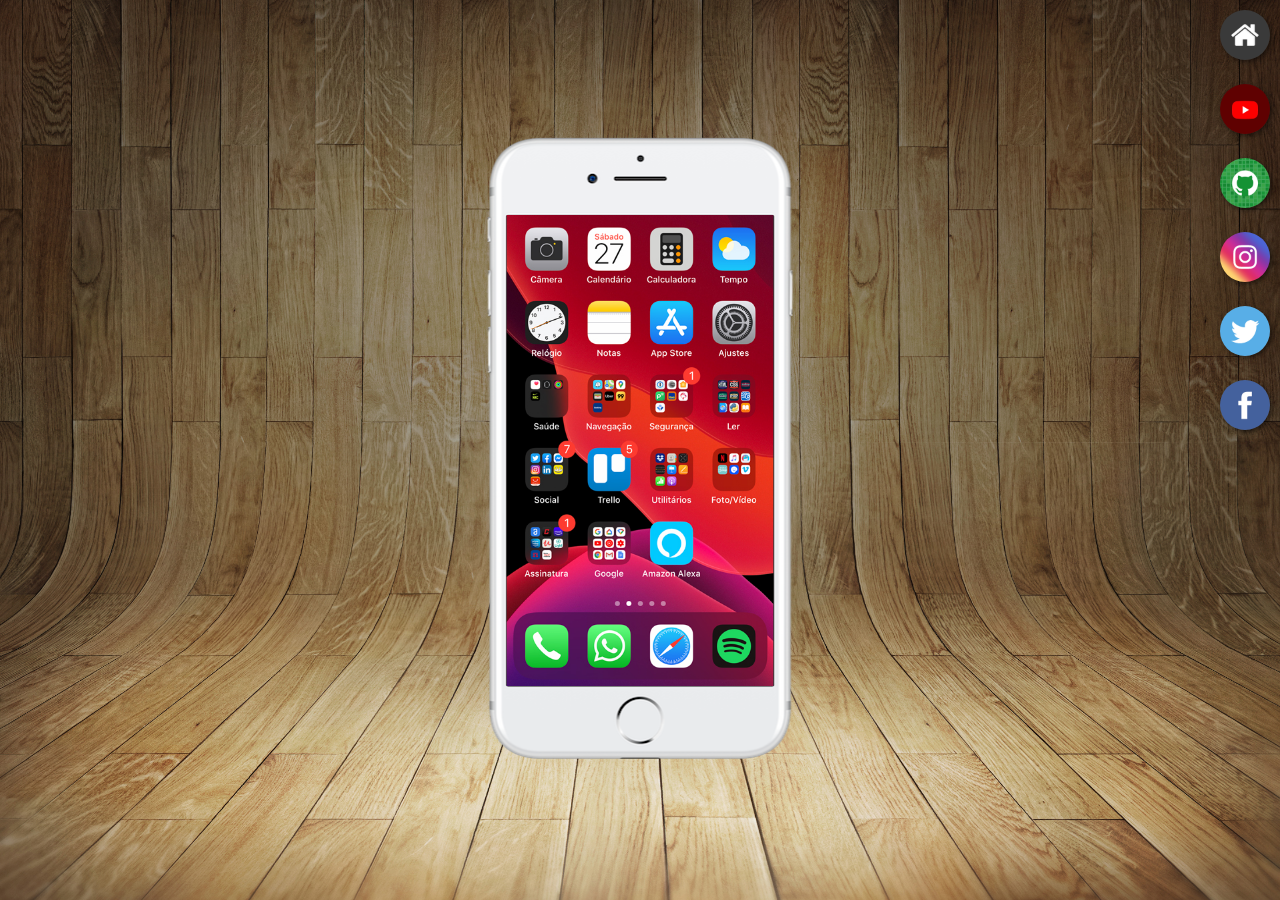
<file: index.html>
<!DOCTYPE html>
<html lang="pt-br">
<head>
    <meta charset="UTF-8">
    <meta name="viewport" content="width=device-width, initial-scale=1.0">
    <title>Projeto redes sociais</title>
    <link rel="shortcut icon" href="Logo-André-ICO.jpg" type="image/x-icon">
    <link rel="stylesheet" href="estilos/style.css">

</head>
<body>
     <main>
        <section id="telefone">
            <iframe src="home.html" name="tela" id="tela" frameborder="0">seu navegador não é compatível com o conteúdo desta página.</iframe>
        </section>
        <section id="redes-sociais">
                <a href="home.html" target="tela"><img src="imagens/logo-home.jpg" alt="home"></a> <br>
                <a href="youtube.html" target="tela"><img src="imagens/logo-youtube.jpg" alt="youtube"></a> <br>
                <a href="github.html" target="tela"><img src="imagens/logo-github.jpg" alt="instagram"></a> <br>
                <a href="instagram.html" target="tela"><img src="imagens/logo-instagram.jpg" alt="facebook"></a> <br>
                <a href="x.html" target="tela"><img src="imagens/logo-twitter.jpg" alt="twitter"></a> <br>
                <a href="facebook.html" target="tela"><img src="imagens/logo-facebook.jpg" alt="linkedin"></a>
        </section>
     </main>
</body>
</html>
</file>
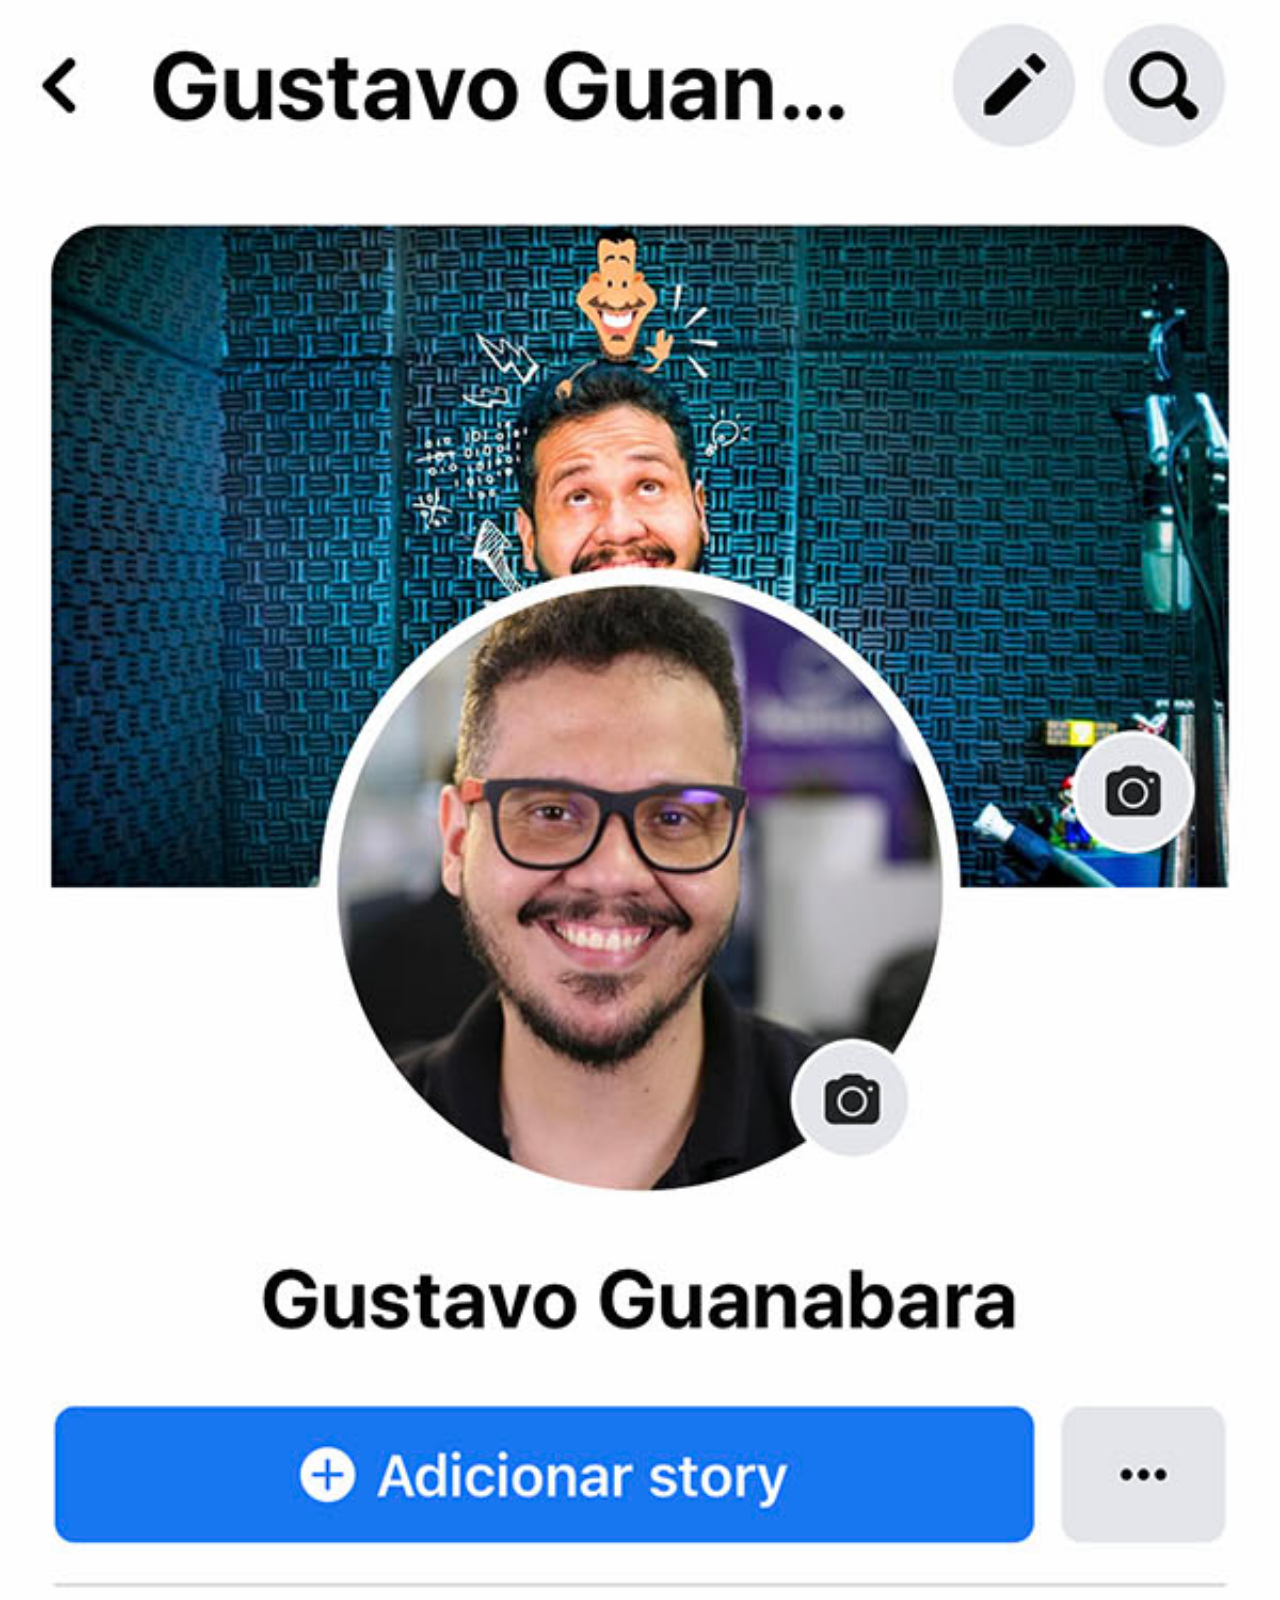
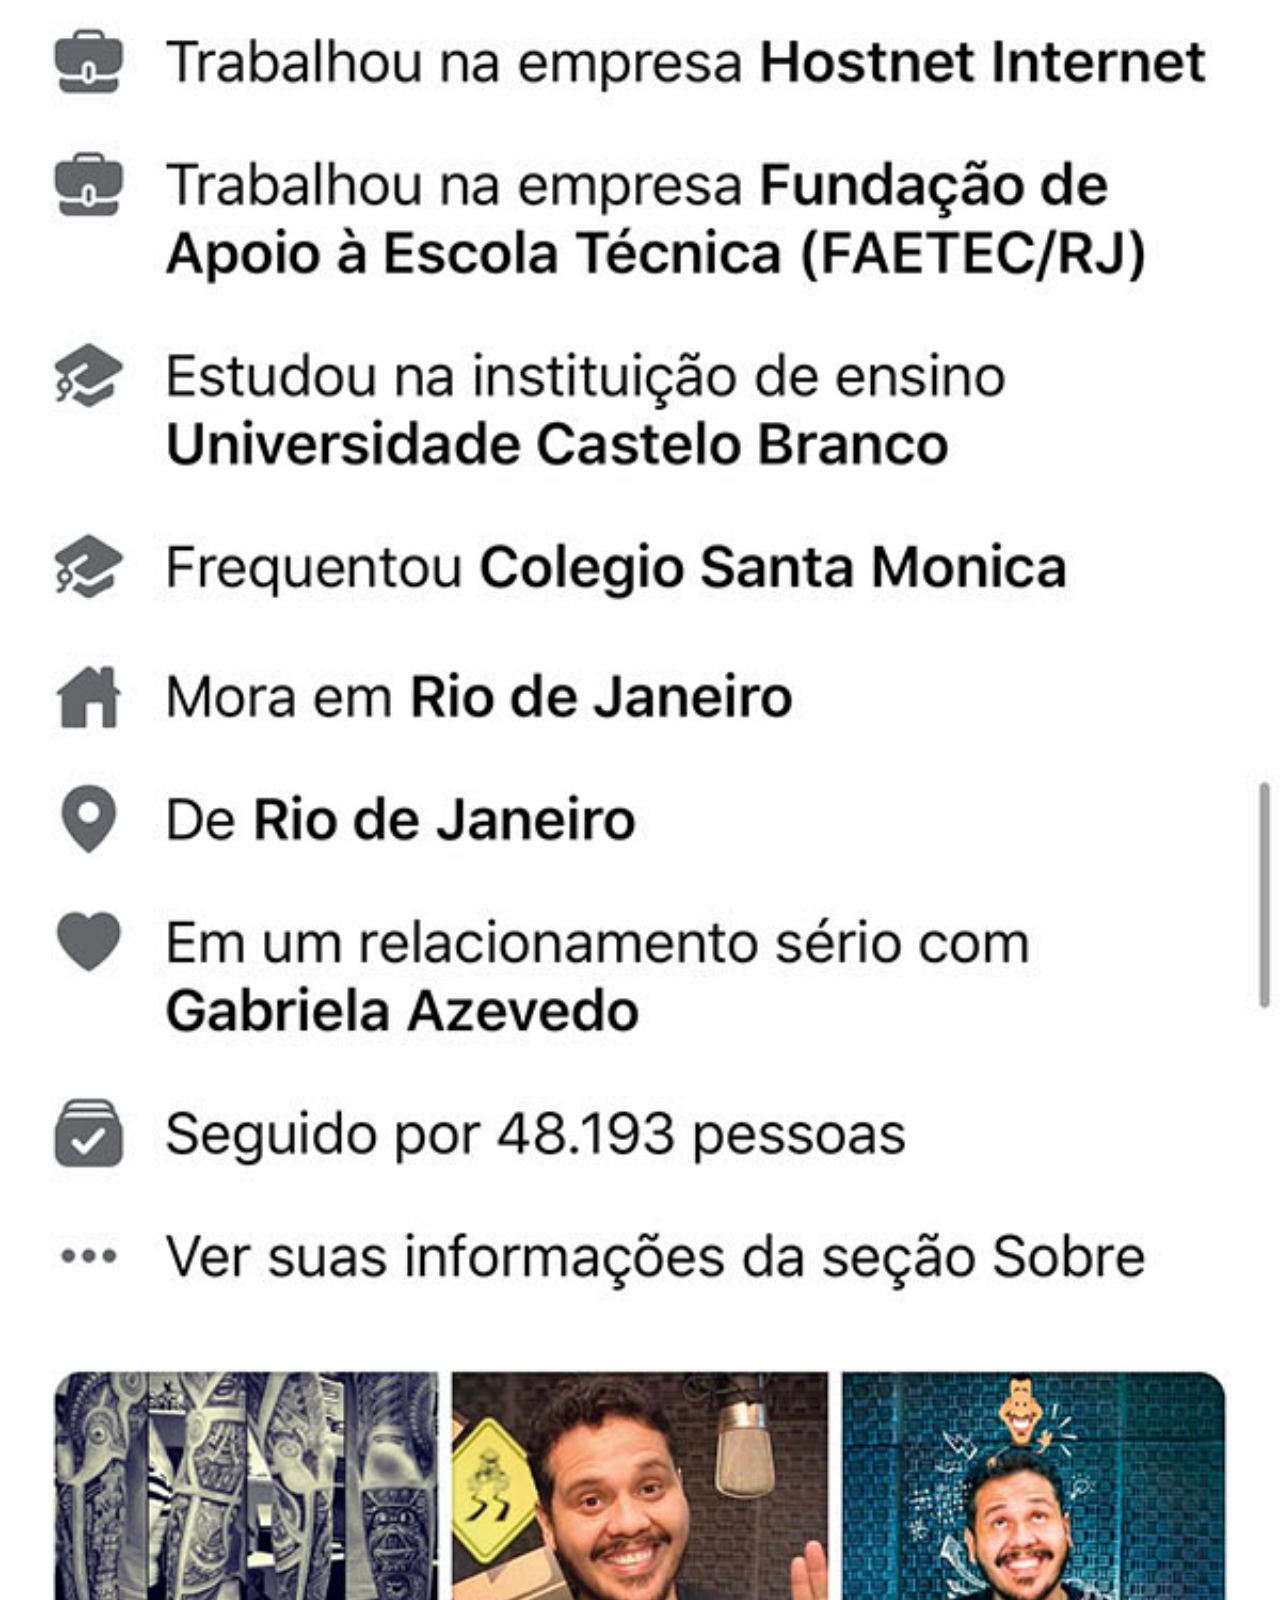
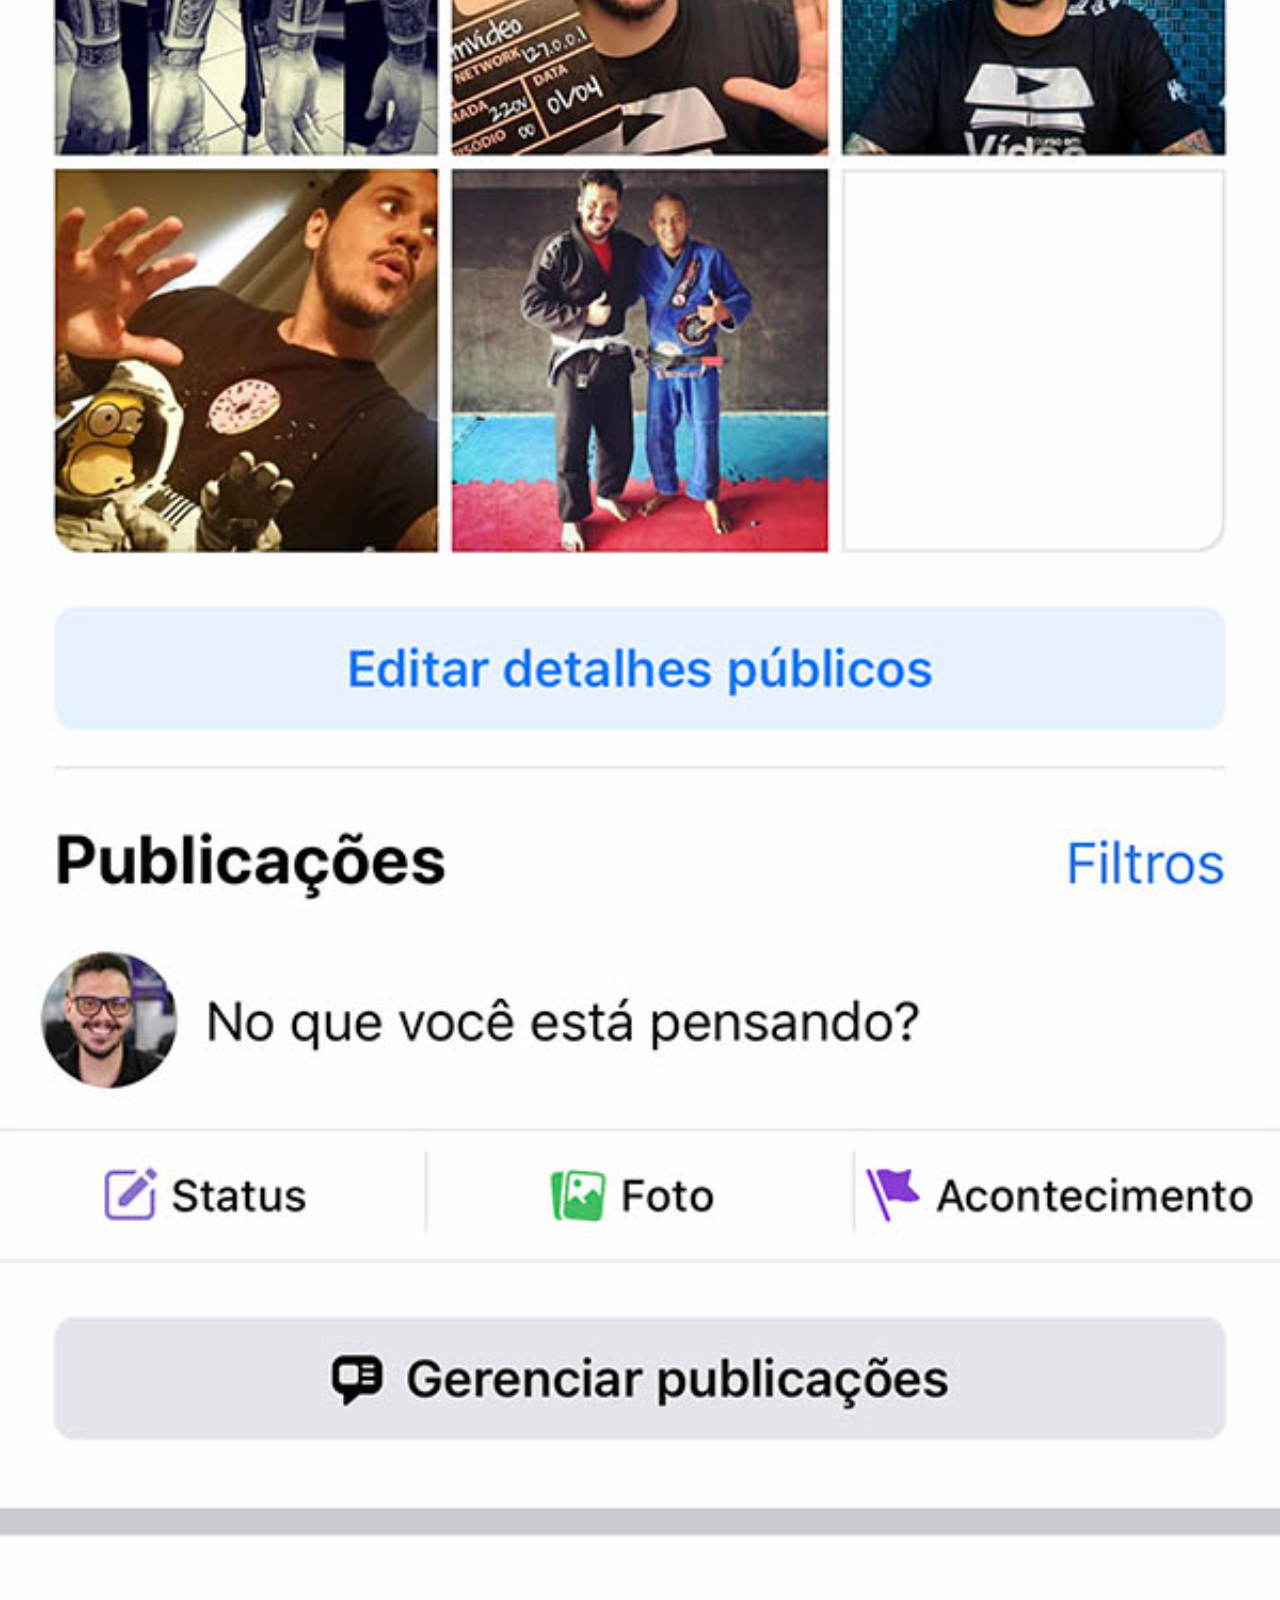
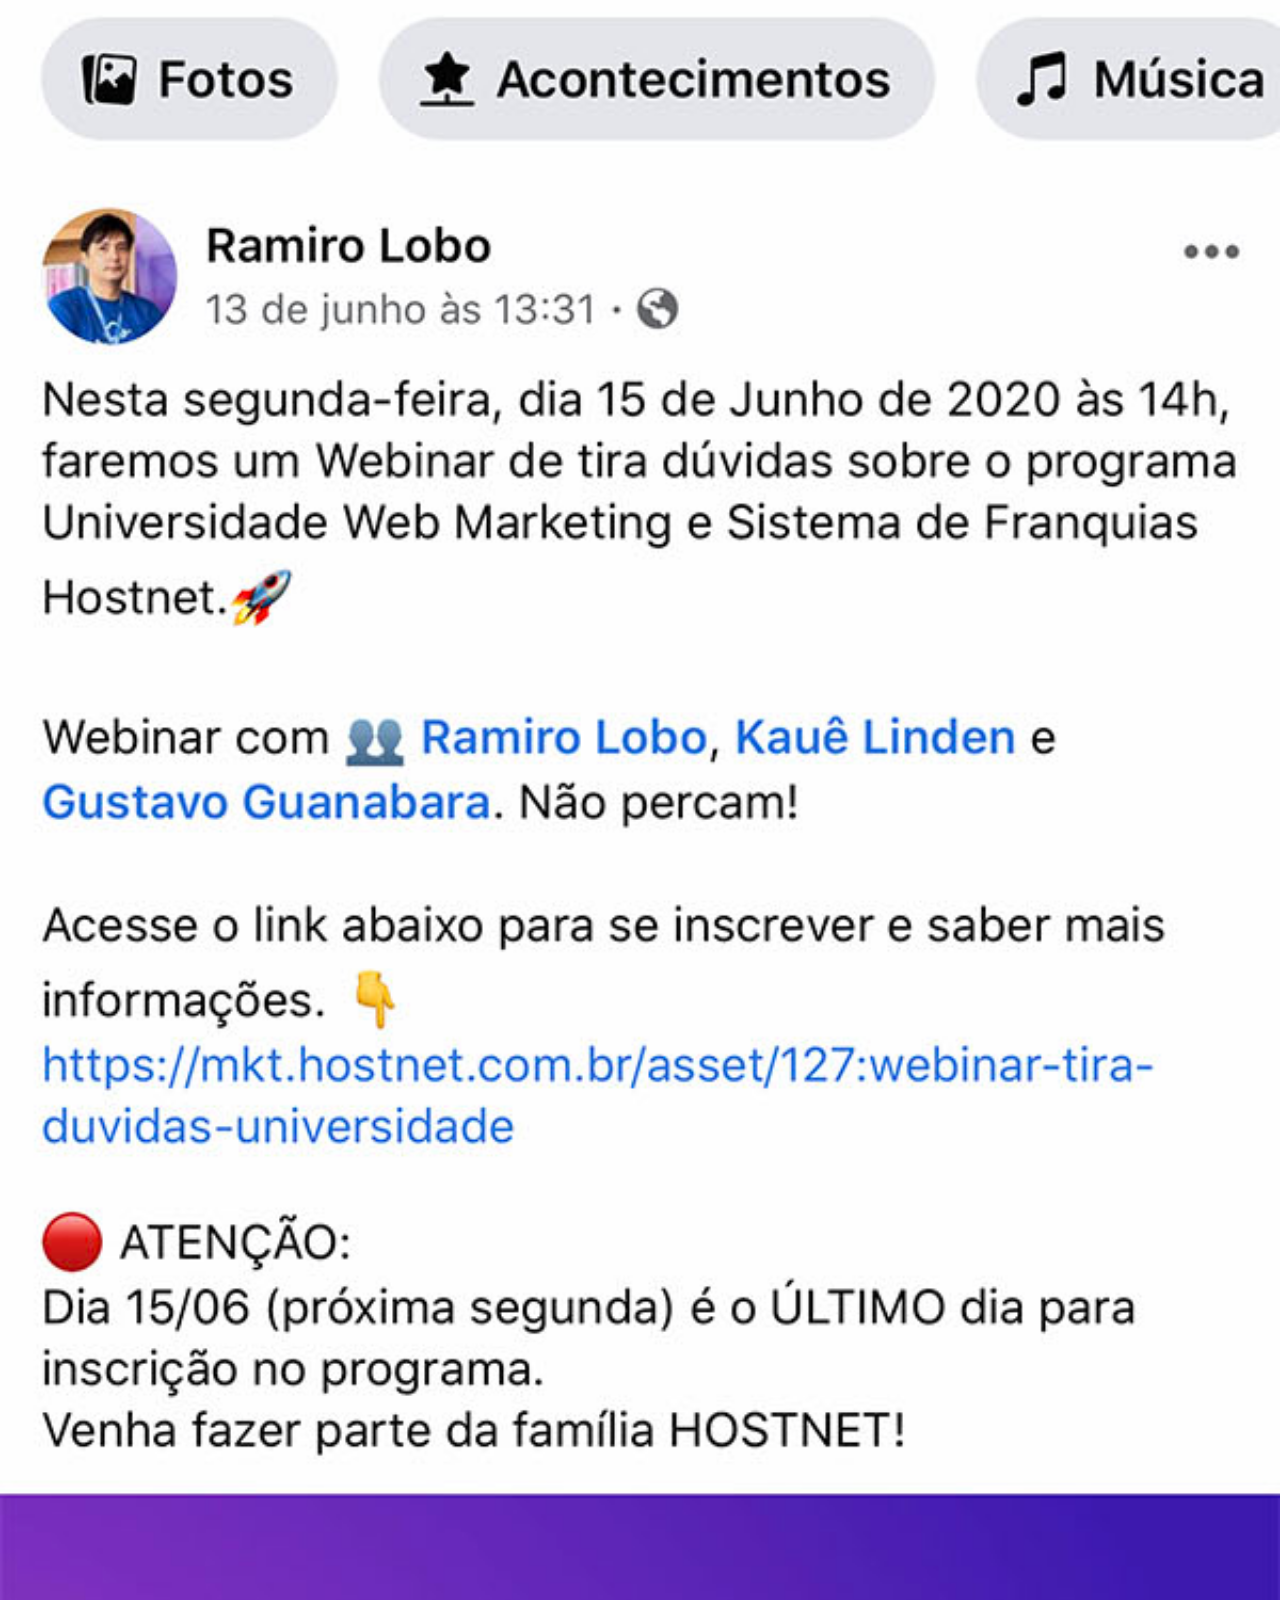
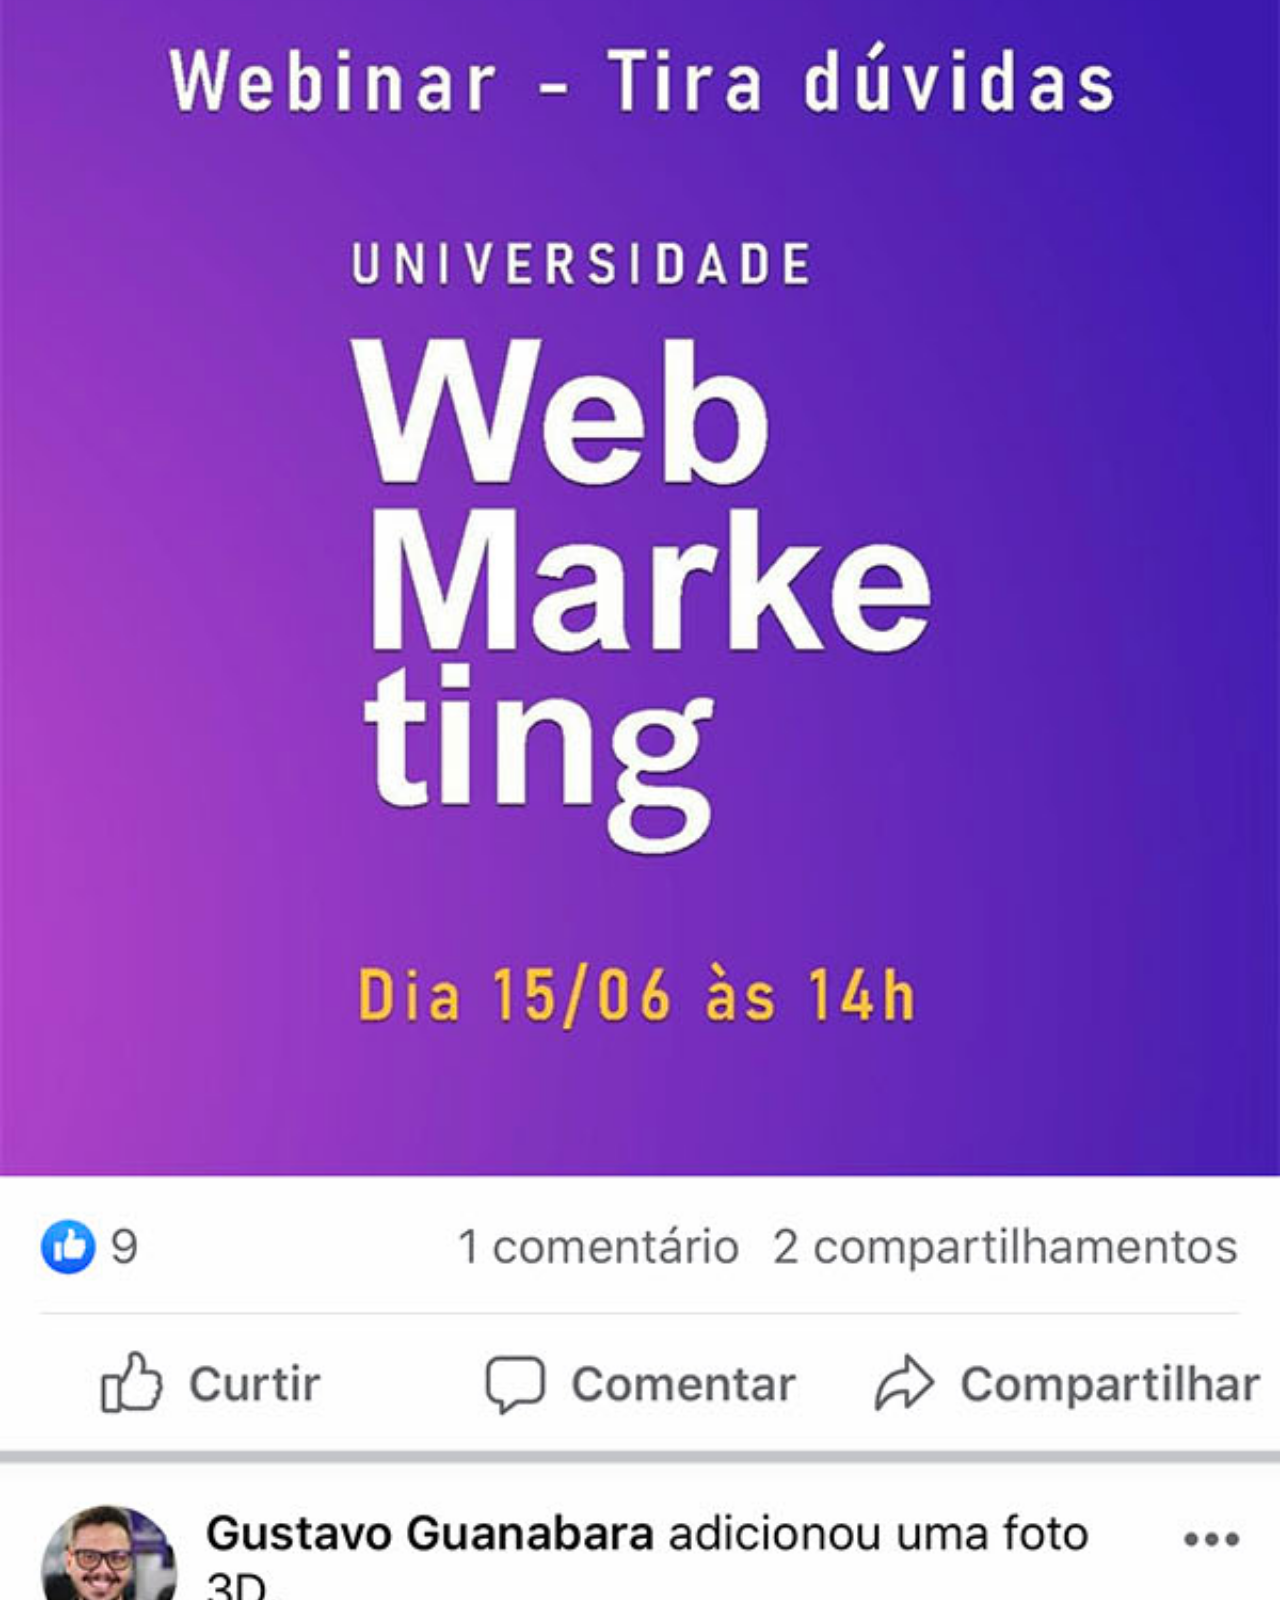
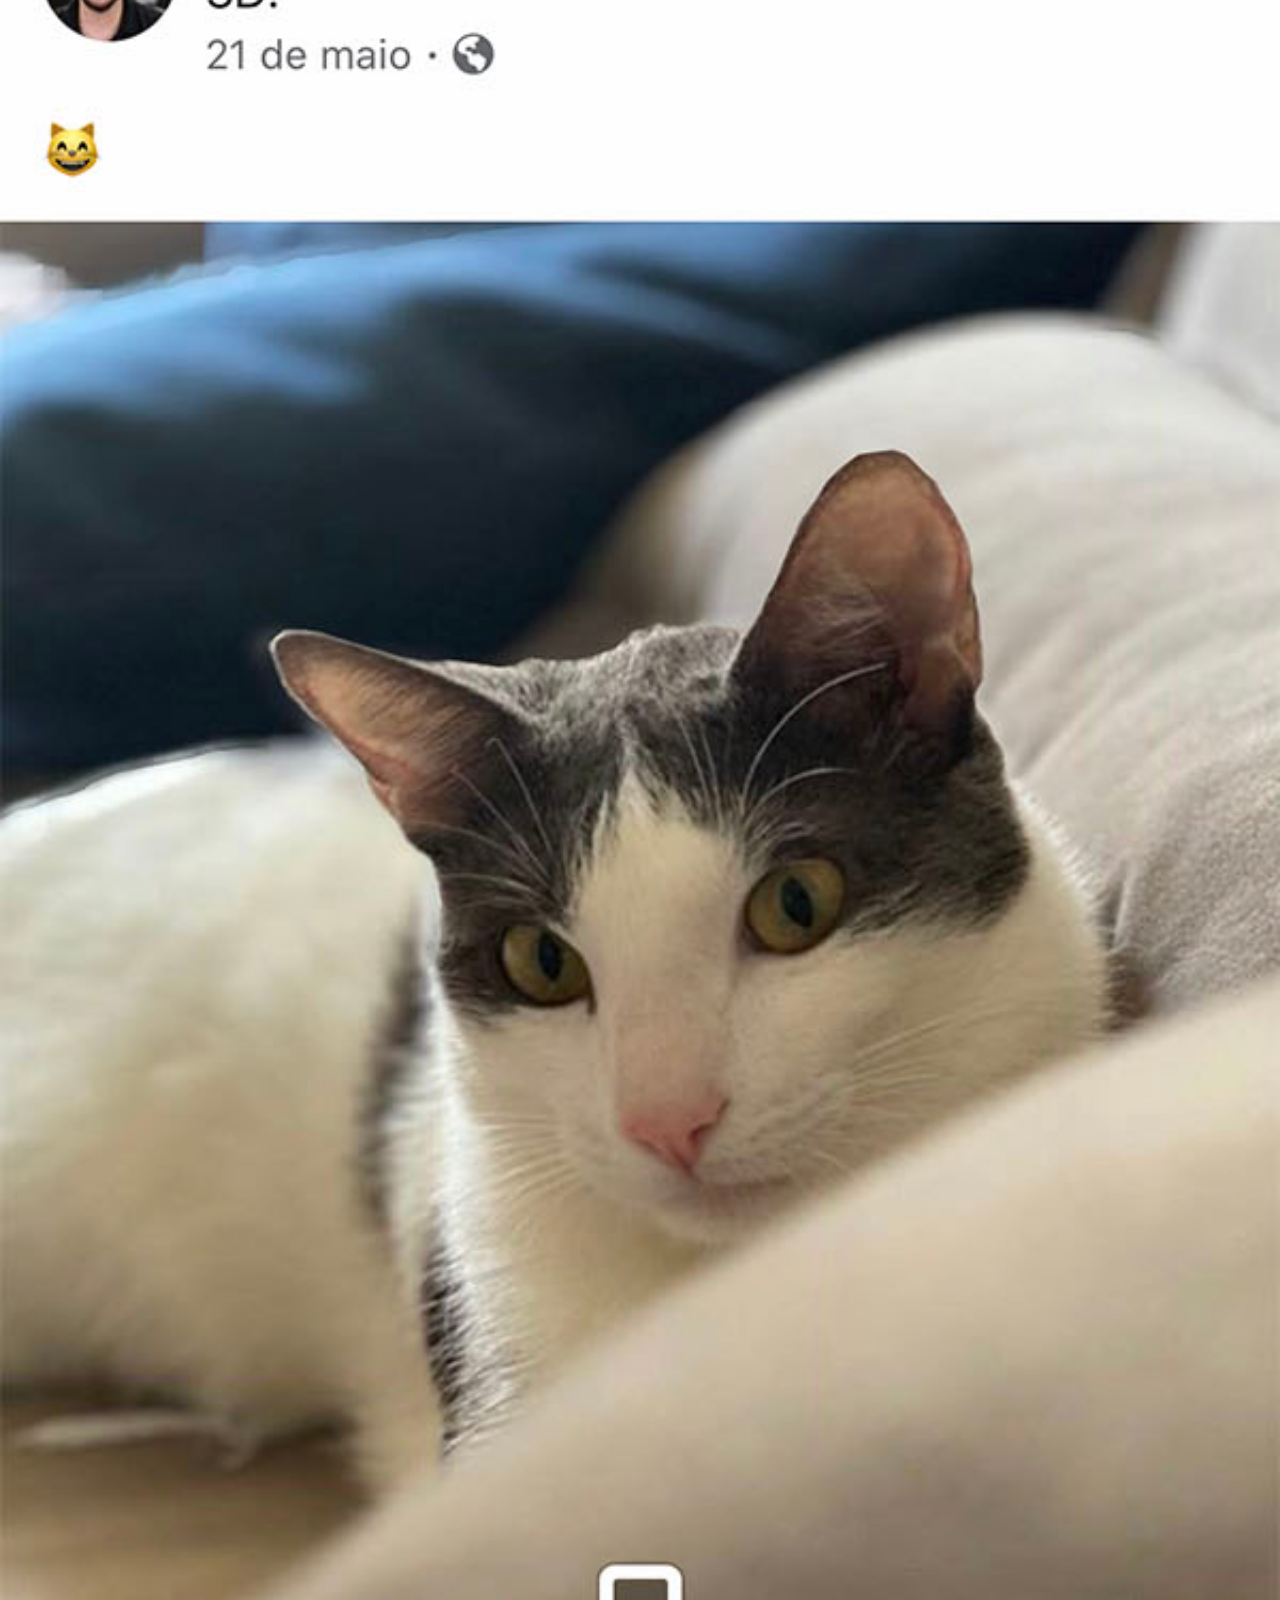
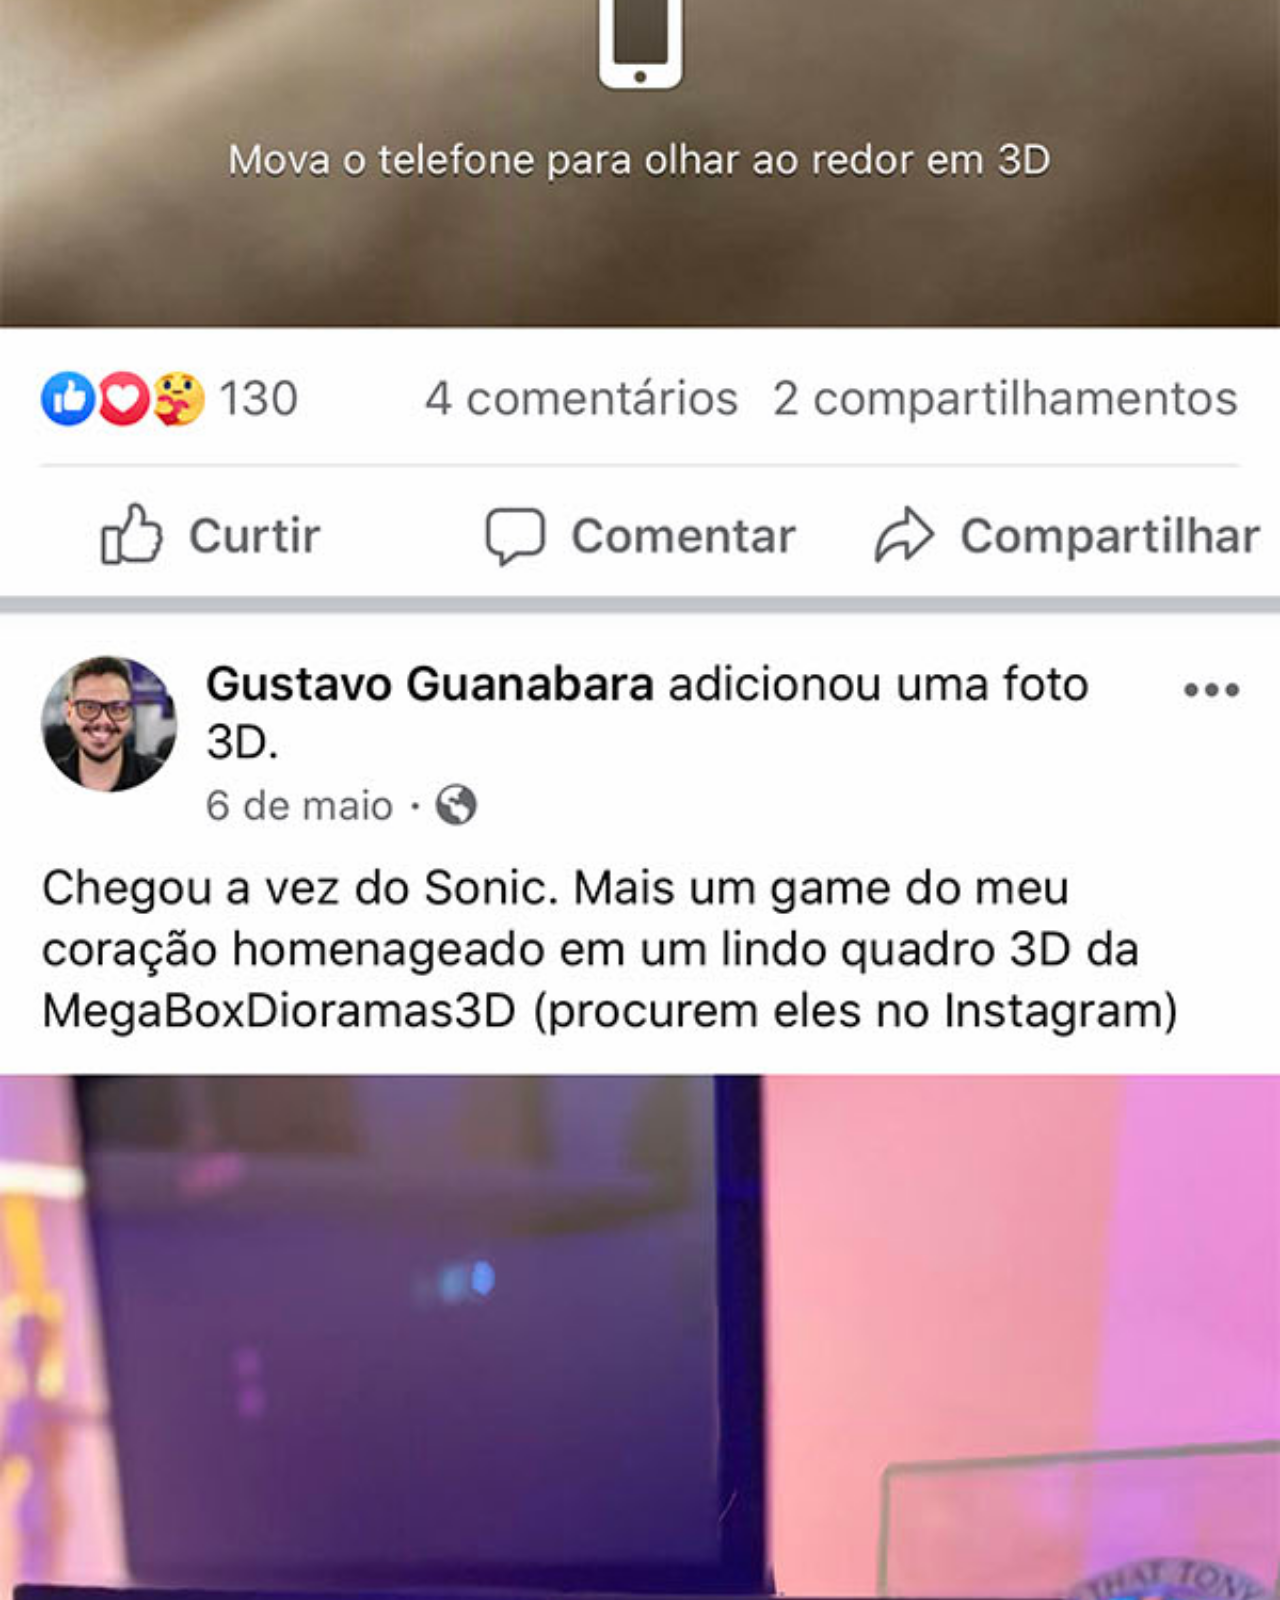
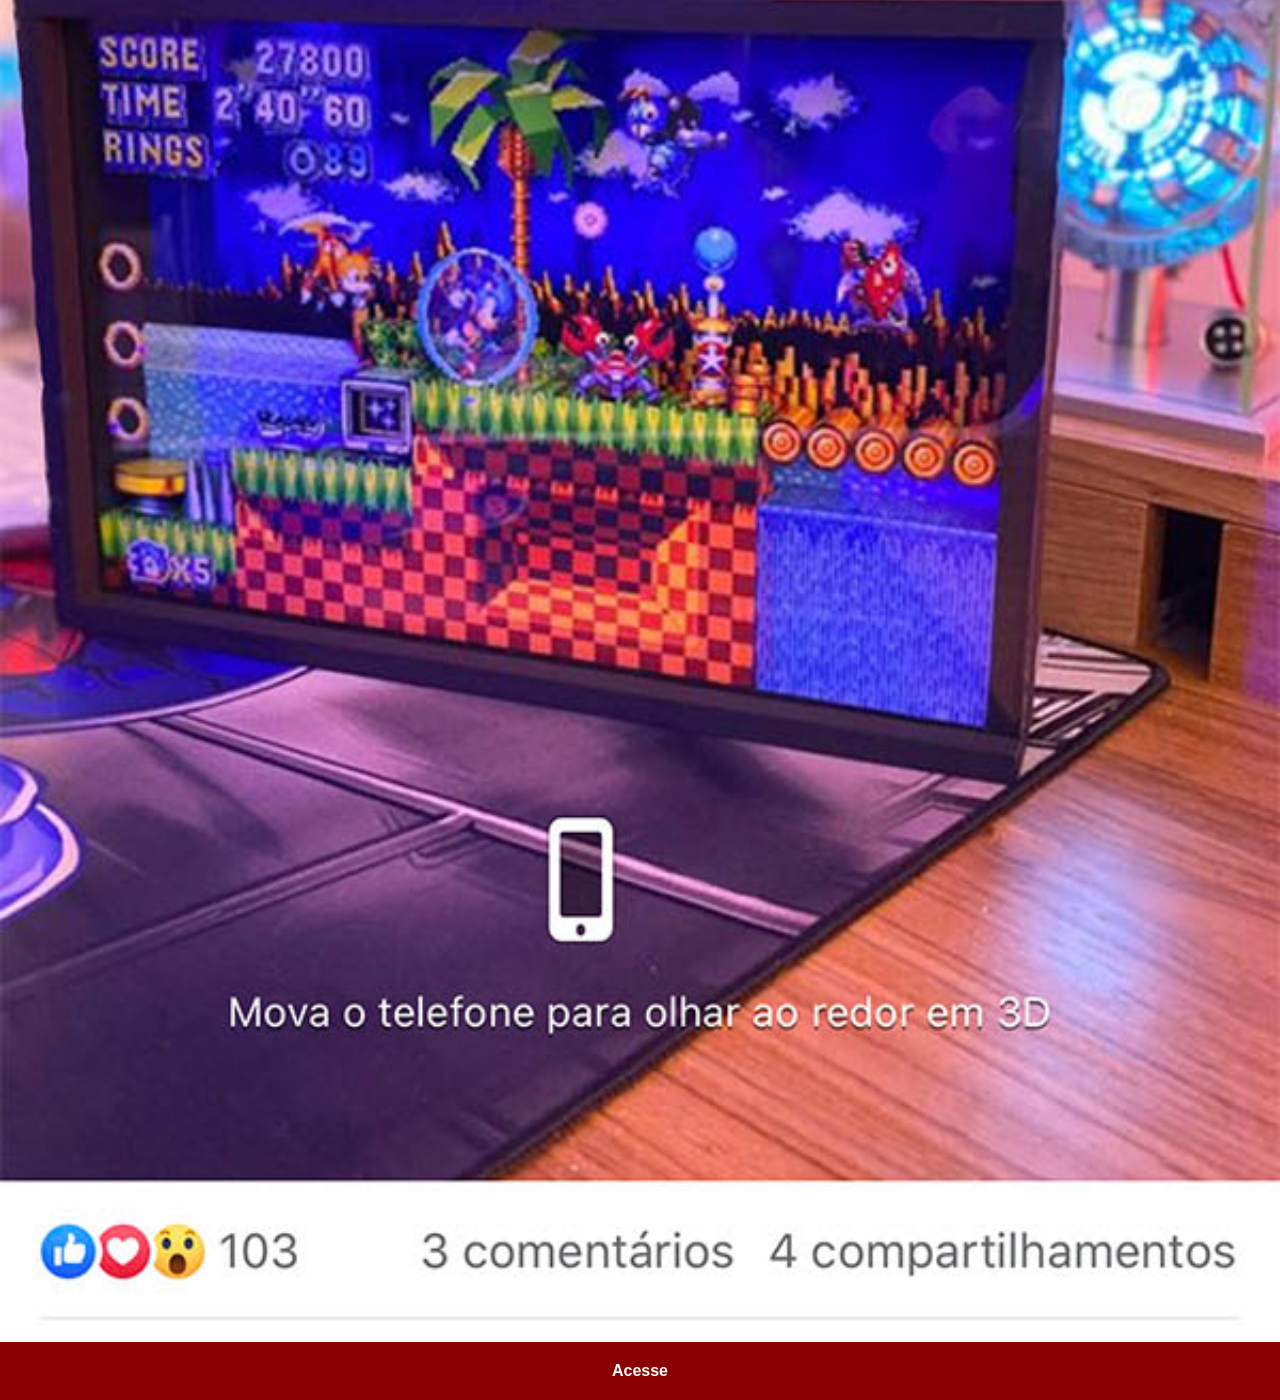
<file: facebook.html>
<!DOCTYPE html>
<html lang="pt-br">
<head>
    <meta charset="UTF-8">
    <meta name="viewport" content="width=device-width, initial-scale=1.0">
    <title>Facebook</title>
    <style>
        *{
            margin: 0;
            padding: 0;
            font-family: Arial, Helvetica, sans-serif;
        }

::-webkit-scrollbar{
    width: 0px;
    height: 0px;
}

        img{
            width: 100vw;

        }
        a{
            display: block;
            background-color: darkred;
            color: white;
            padding: 20px;
            text-align: center;
            font-weight: bold;
            text-decoration: none;
        }

        a:hover{
            background-color: red;
        }
    </style>
</head>
<body>
    <img src="imagens/tela-facebook.jpg" alt="">
    <a href="https://www.facebook.com" target="_blank">Acesse</a>
</body>
</html>
</file>
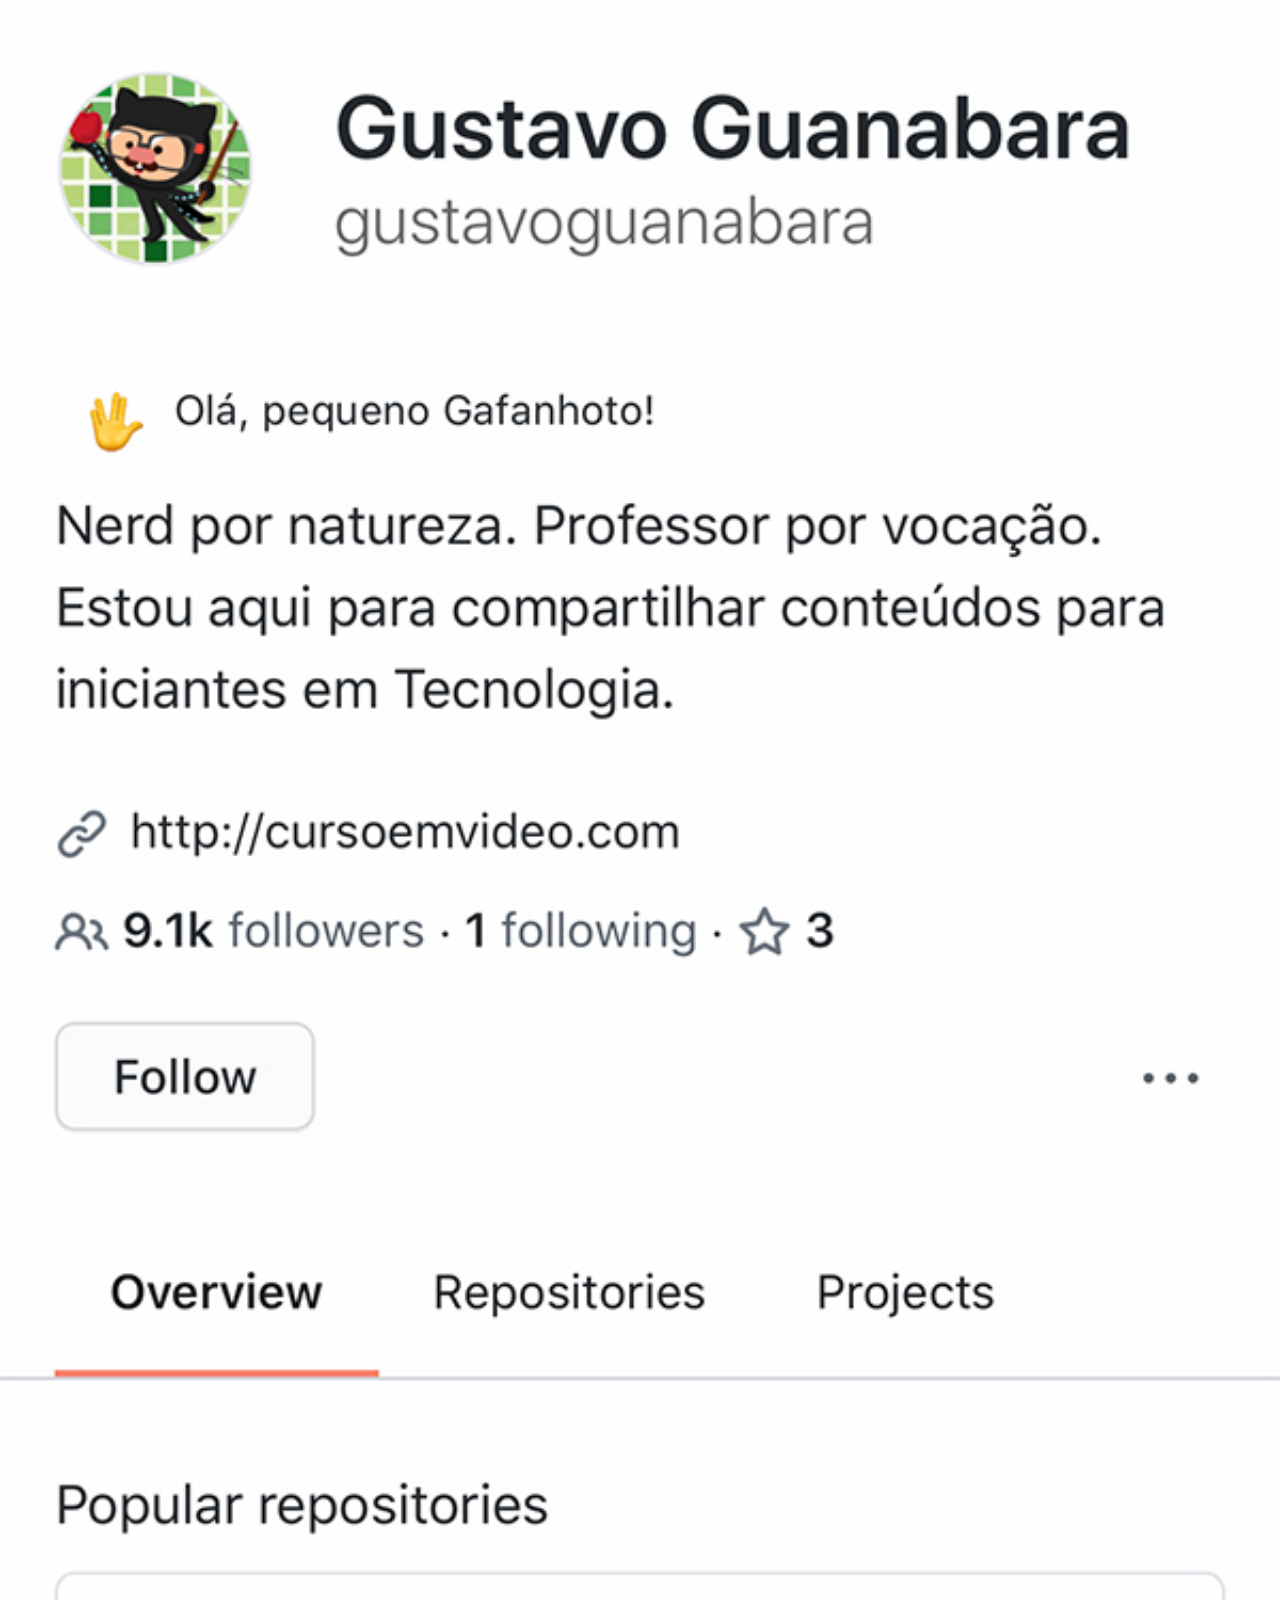
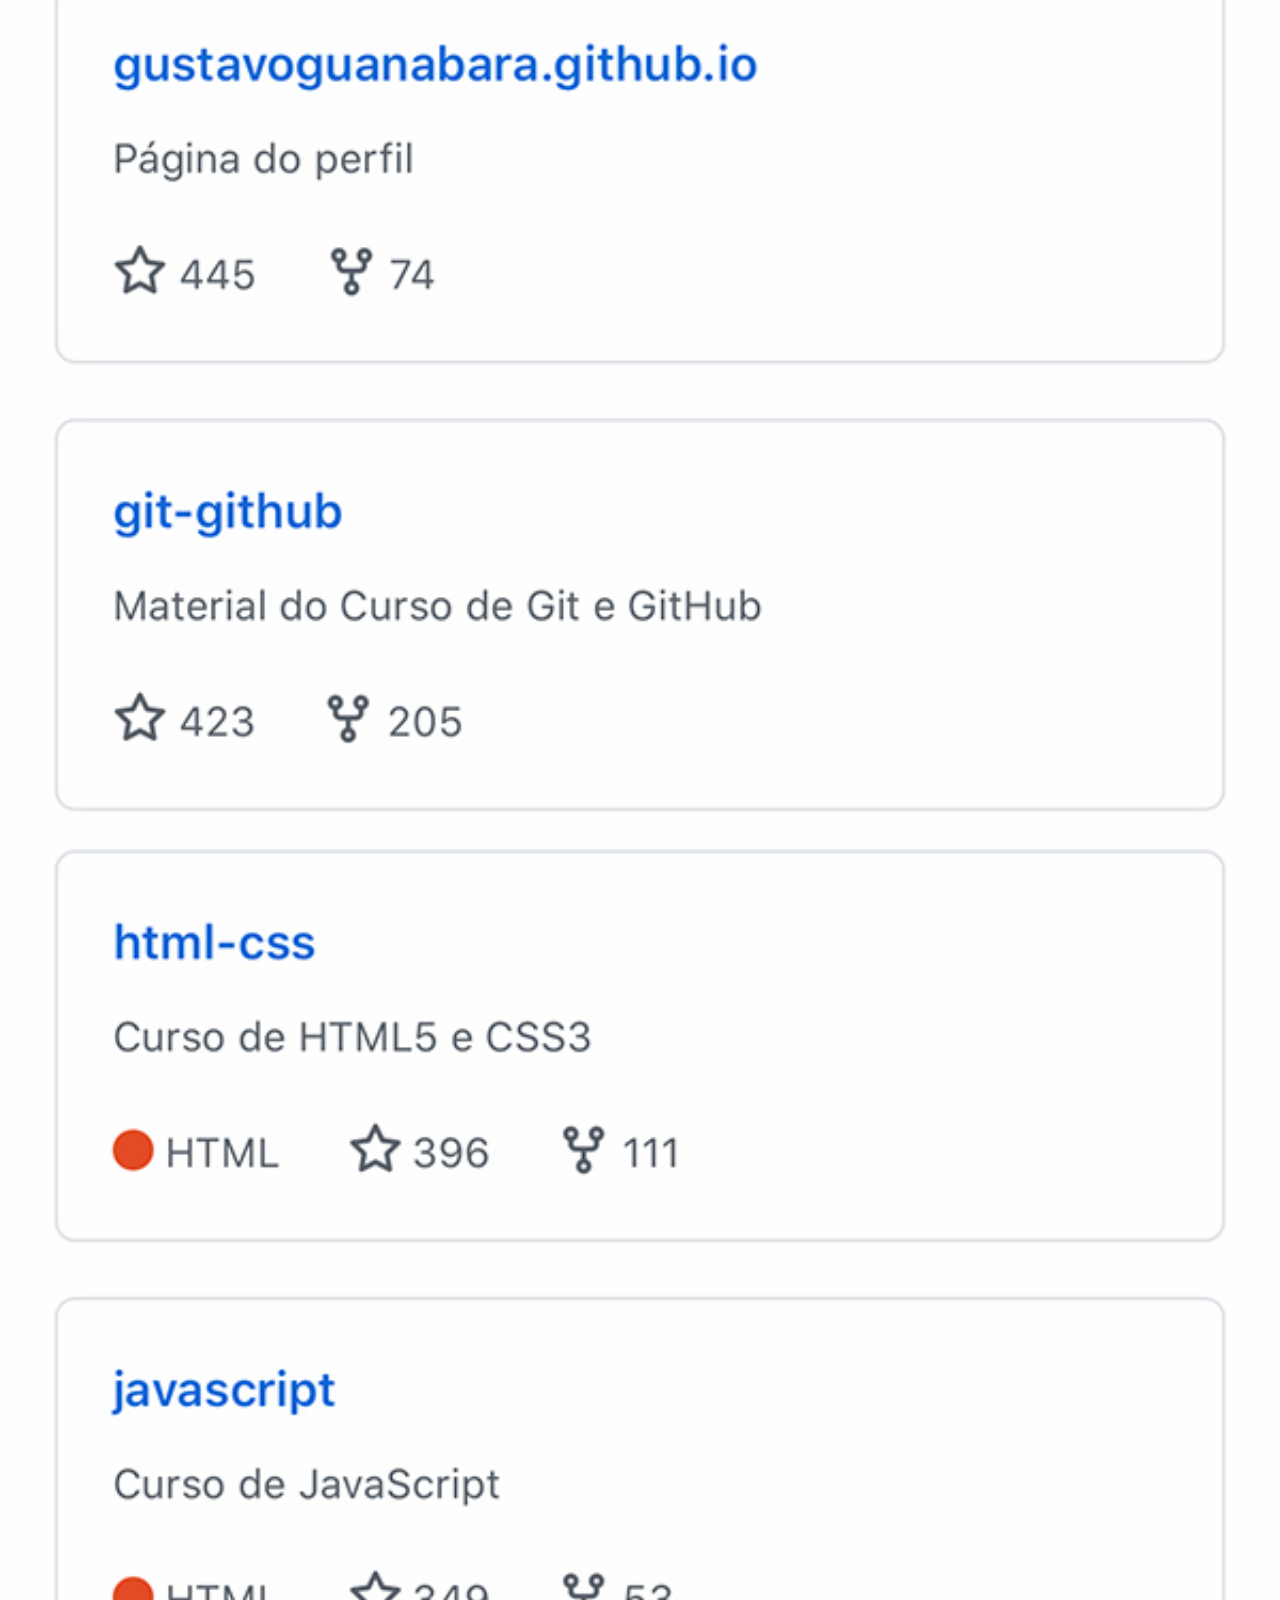
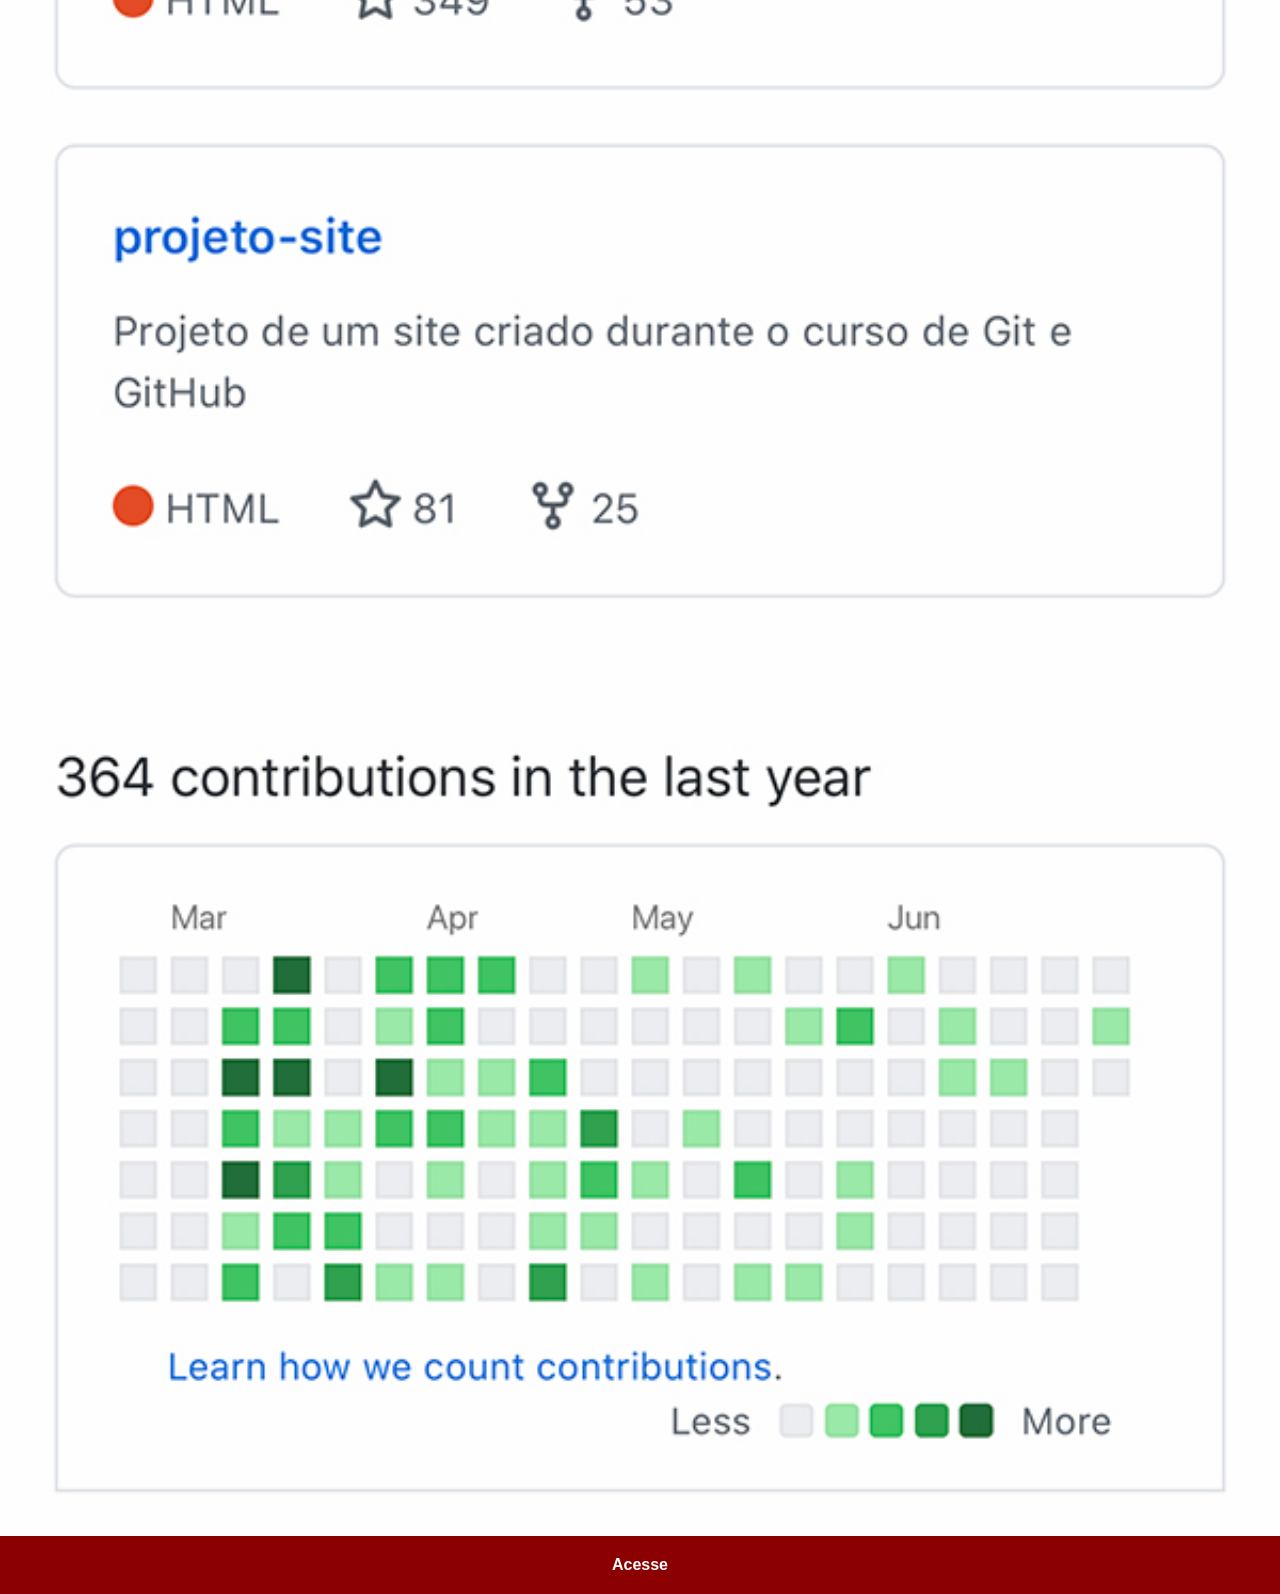
<file: github.html>
<!DOCTYPE html>
<html lang="pt-br">
<head>
    <meta charset="UTF-8">
    <meta name="viewport" content="width=device-width, initial-scale=1.0">
    <title>GitHub</title>
    <style>
        *{
            margin: 0;
            padding: 0;
            font-family: Arial, Helvetica, sans-serif;
        }

::-webkit-scrollbar{
    width: 0px;
    height: 0px;
}

        img{
            width: 100vw;

        }
        a{
            display: block;
            background-color: darkred;
            color: white;
            padding: 20px;
            text-align: center;
            font-weight: bold;
            text-decoration: none;
        }

        a:hover{
            background-color: red;
        }
    </style>
</head>
<body>
    <img src="imagens/tela-github.jpg" alt="">
    <a href="https://www.github.com" target="_blank">Acesse</a>
</body>
</html>
</file>
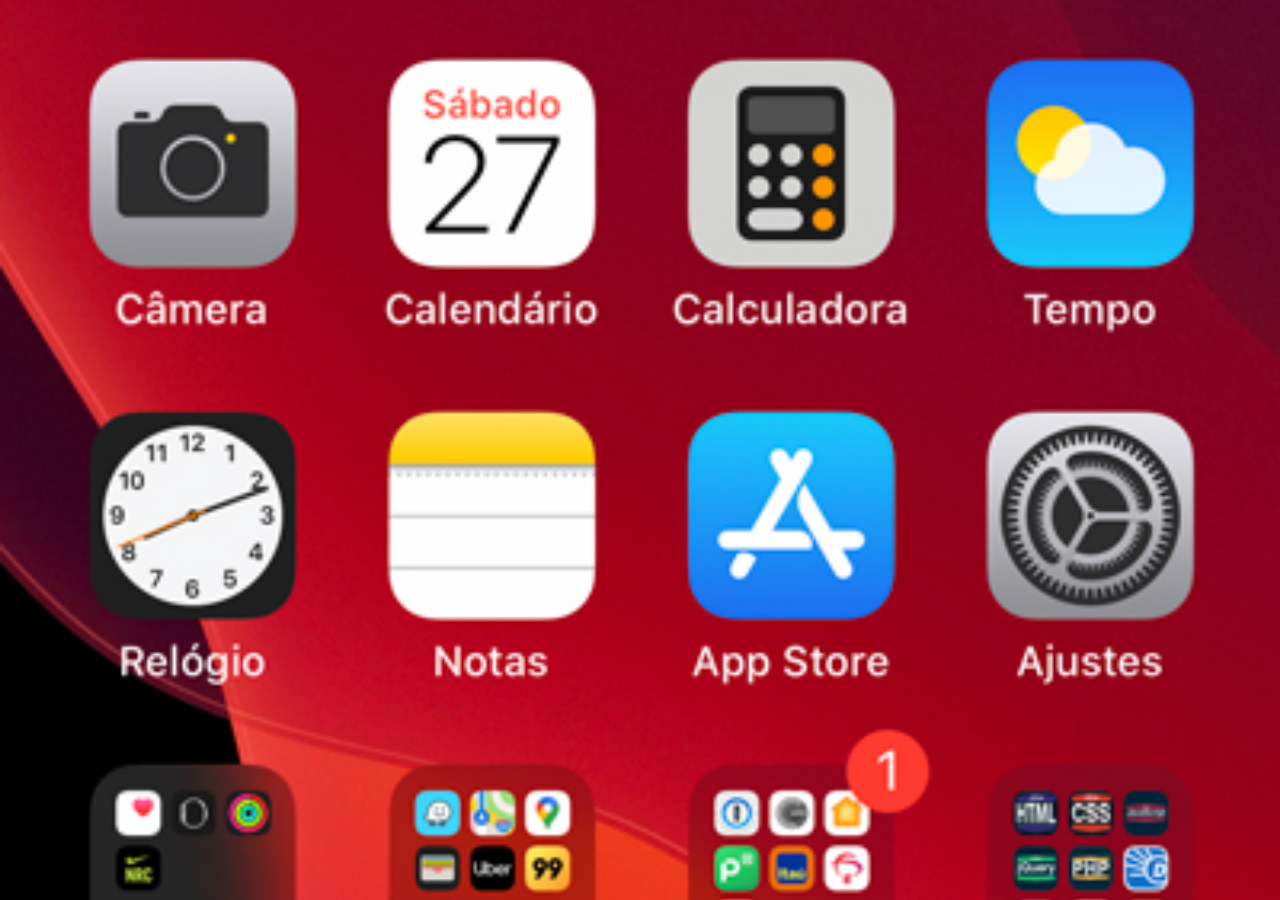
<file: home.html>
<!DOCTYPE html>
<html lang="pt-br">
<head>
    <meta charset="UTF-8">
    <meta name="viewport" content="width=device-width, initial-scale=1.0">
    <title>Home</title>
    <style>
        *{
            margin: 0;
            padding: 0;
        }

        body{
            width: 100vw;
            height: 100vh;
            background: black url(imagens/tela-home.jpg) no-repeat top center;
            background-size: cover;
        }
    </style>
</head>
<body>
    
</body>
</html>
</file>
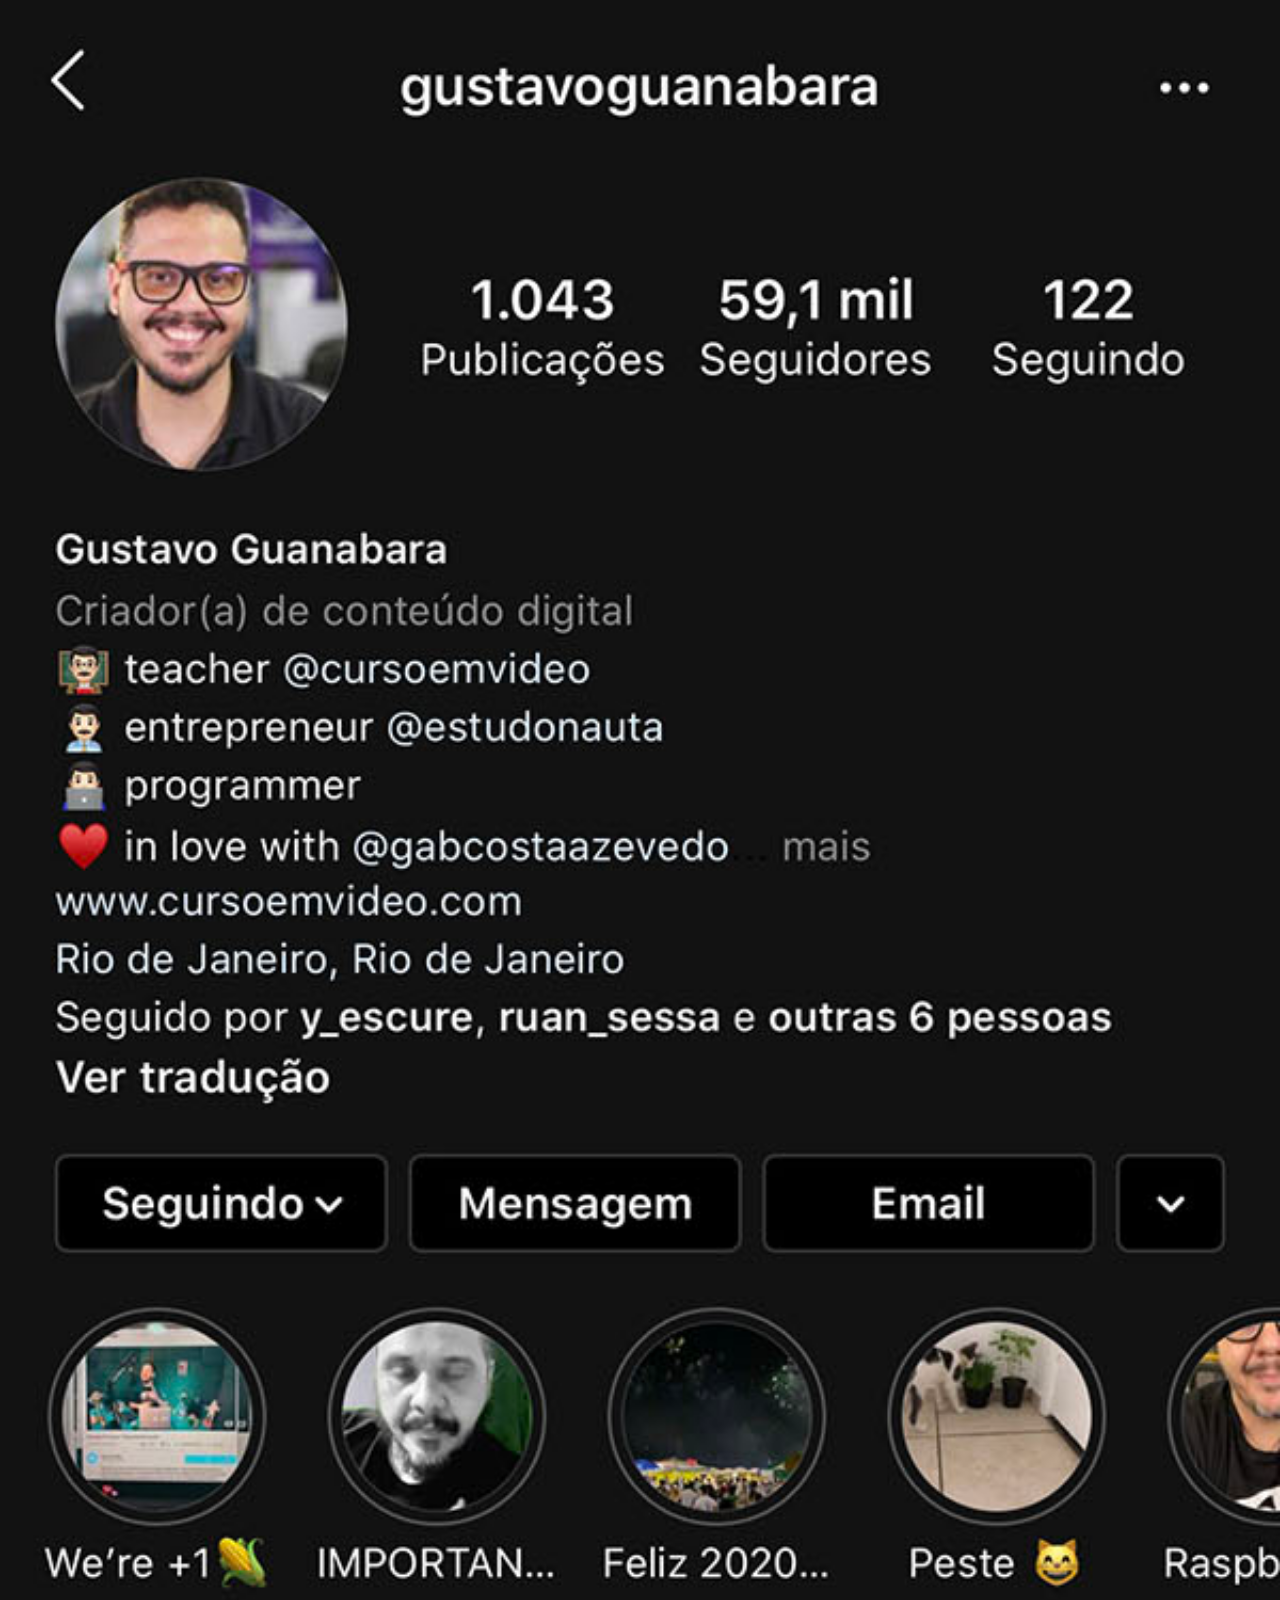
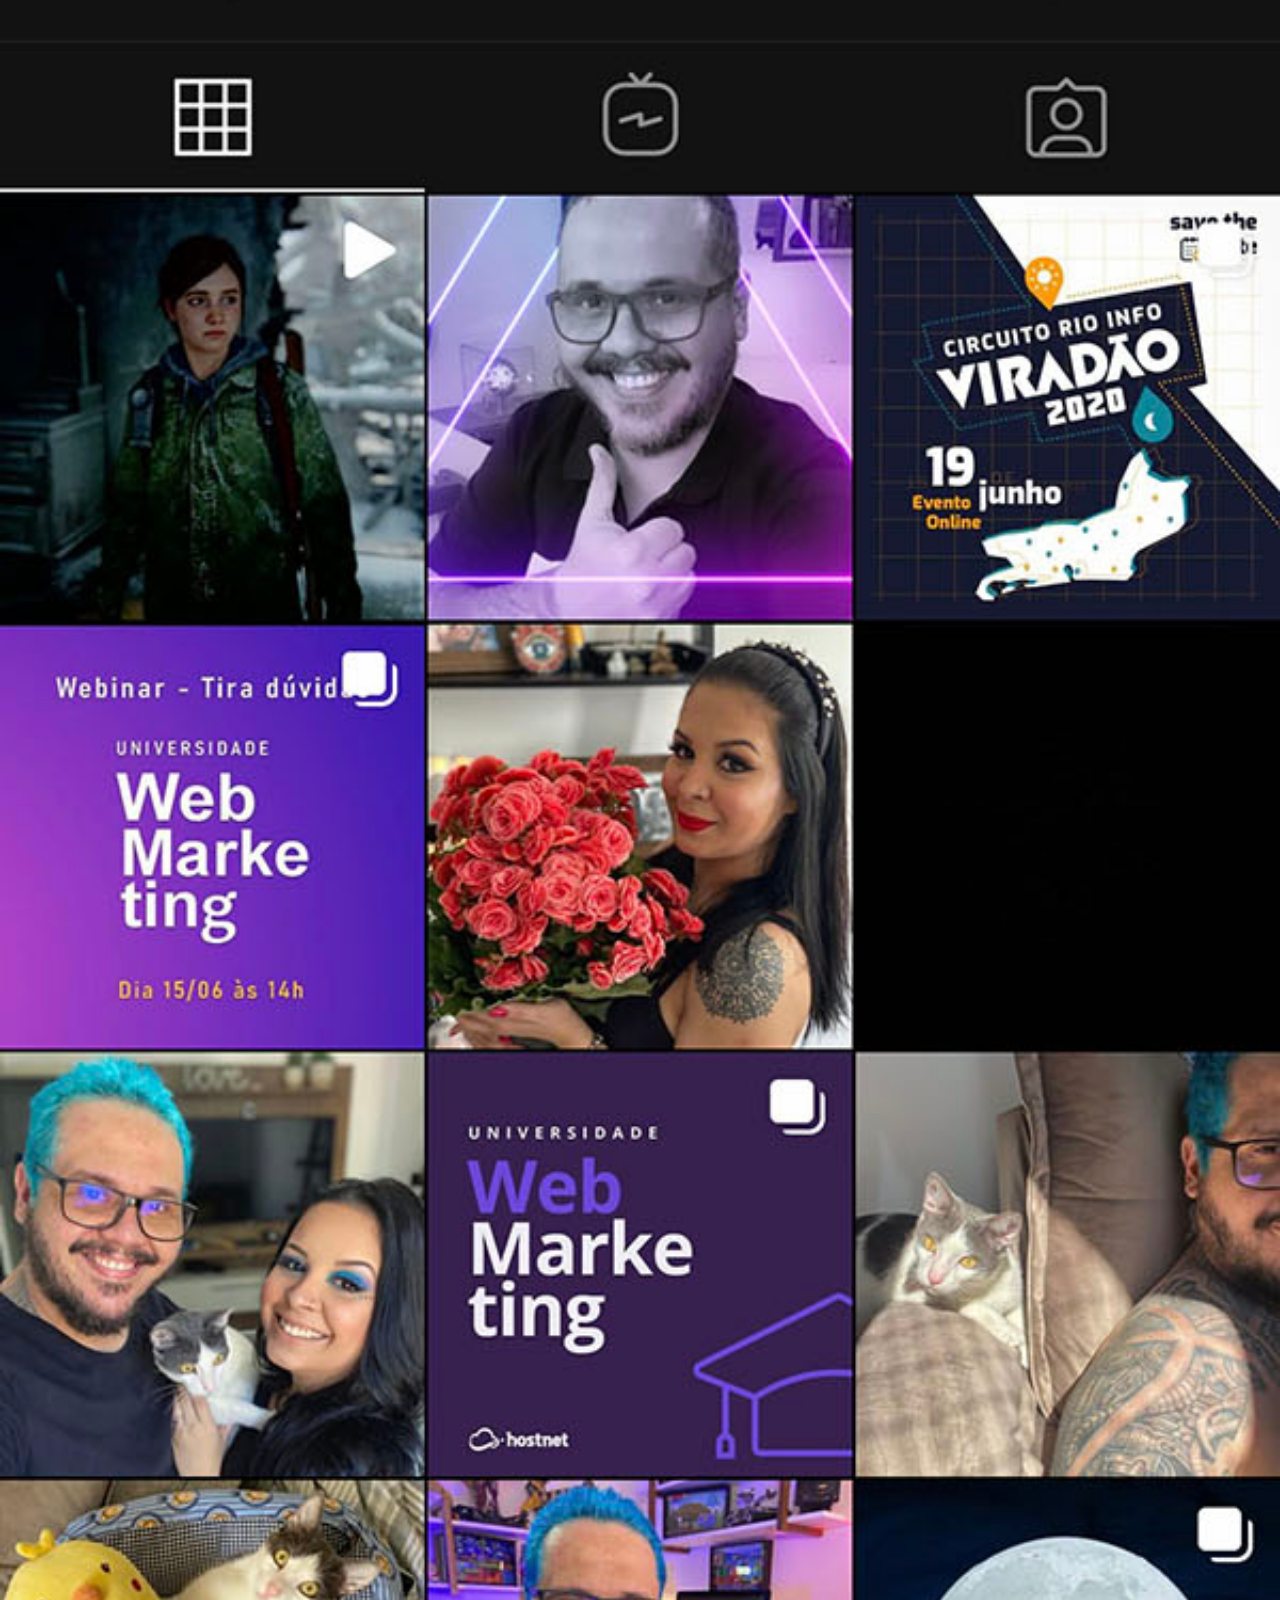
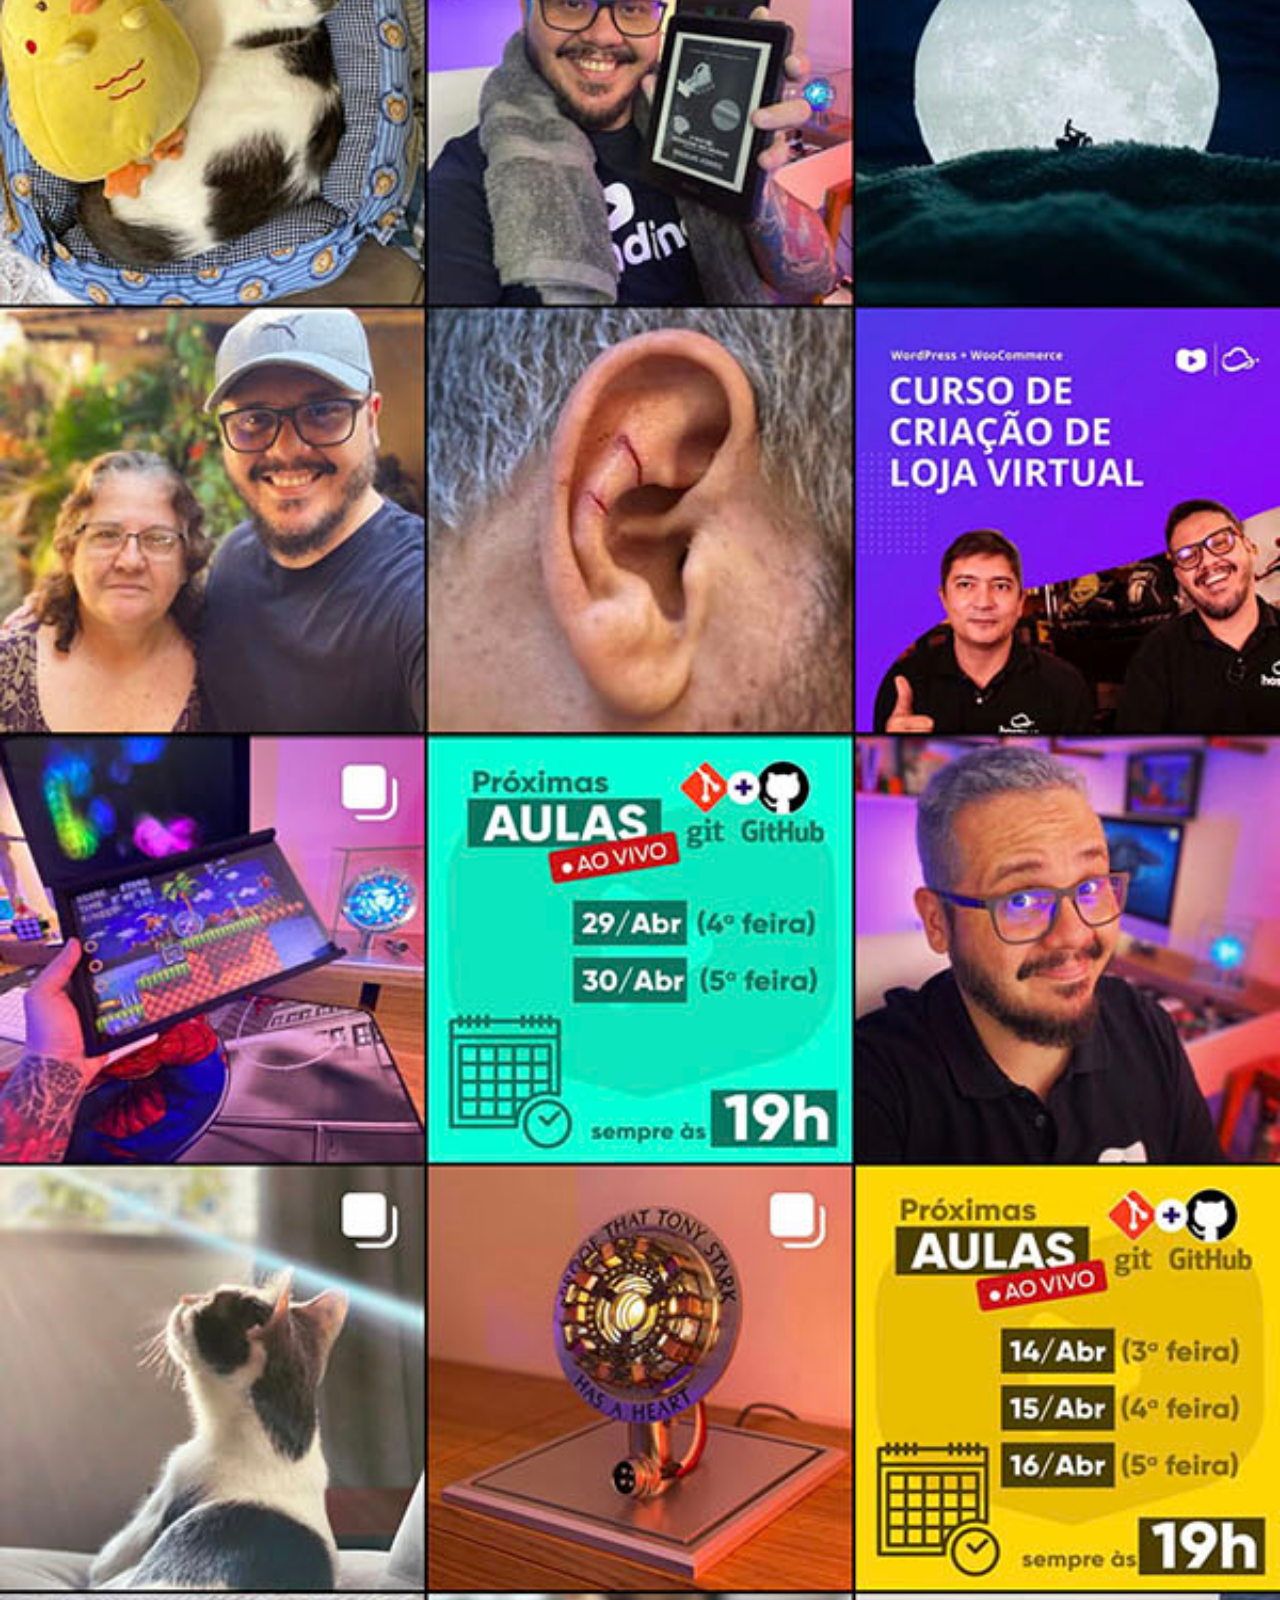
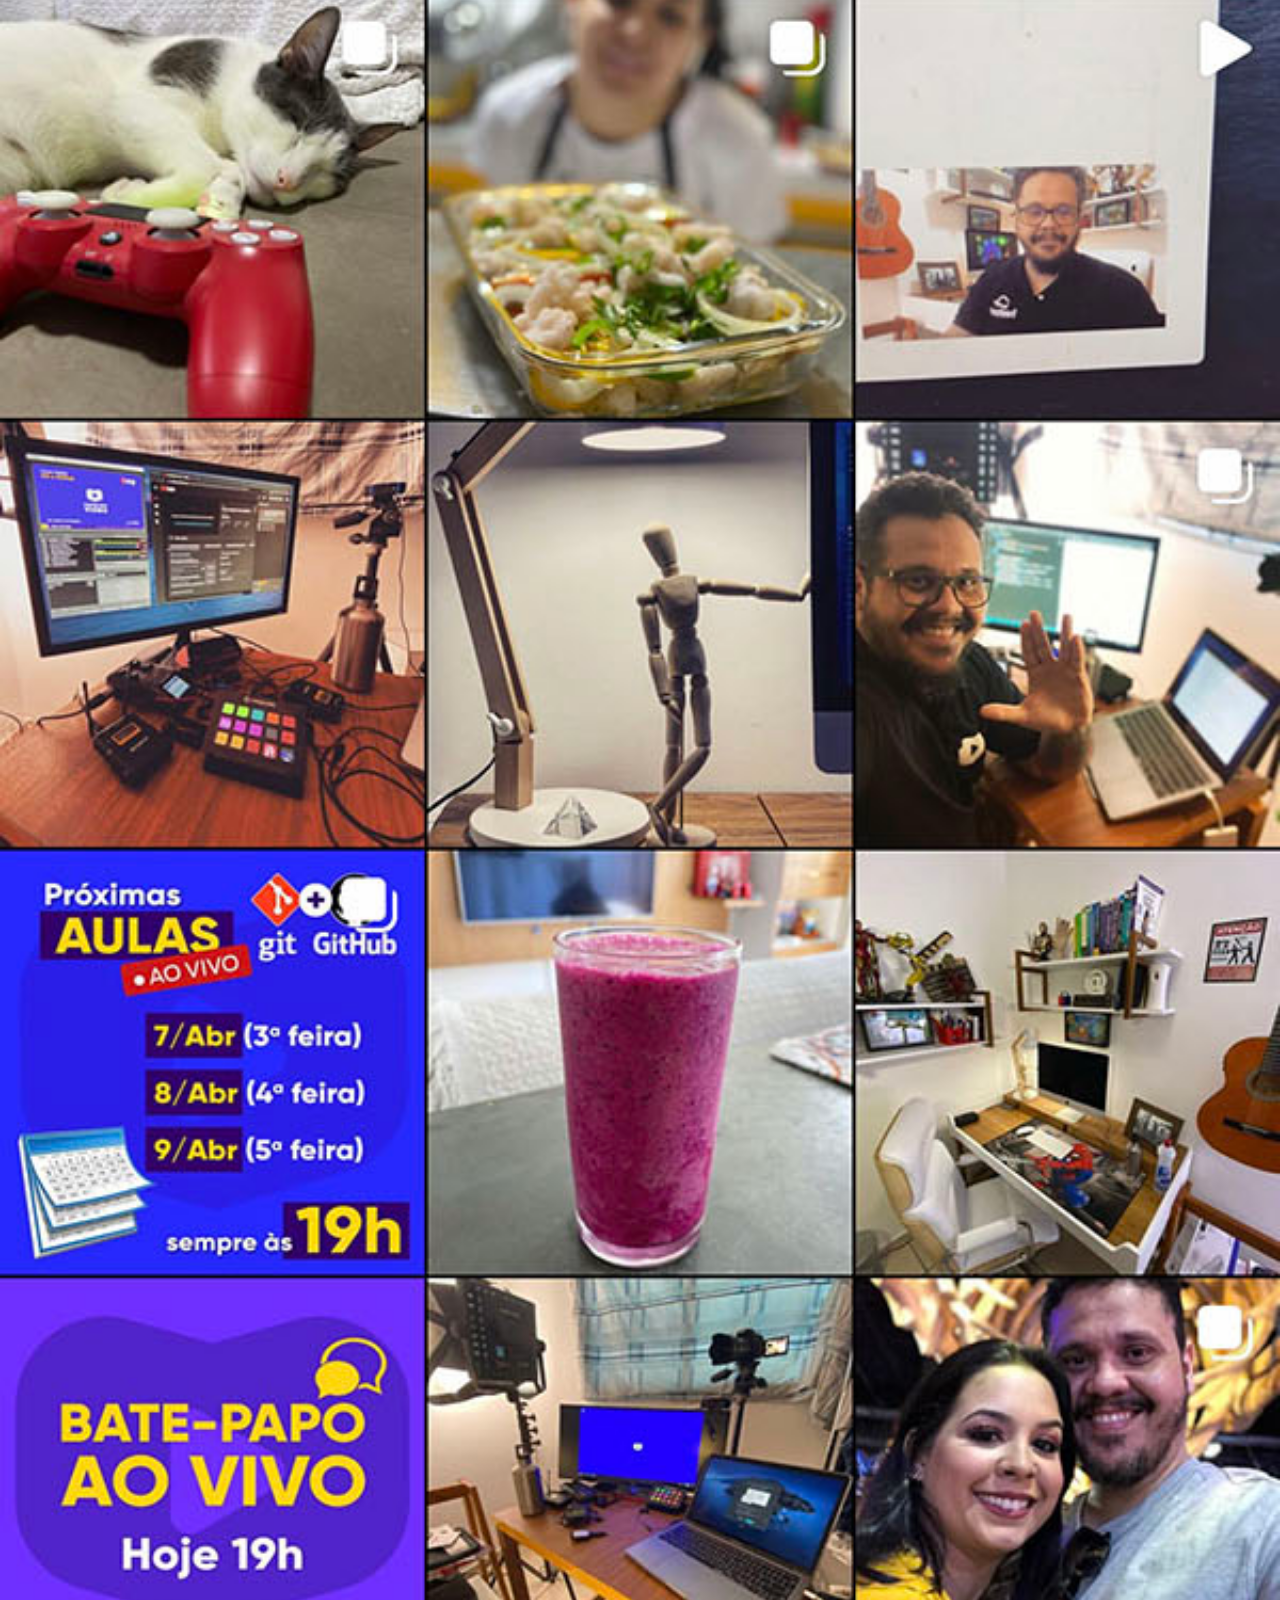
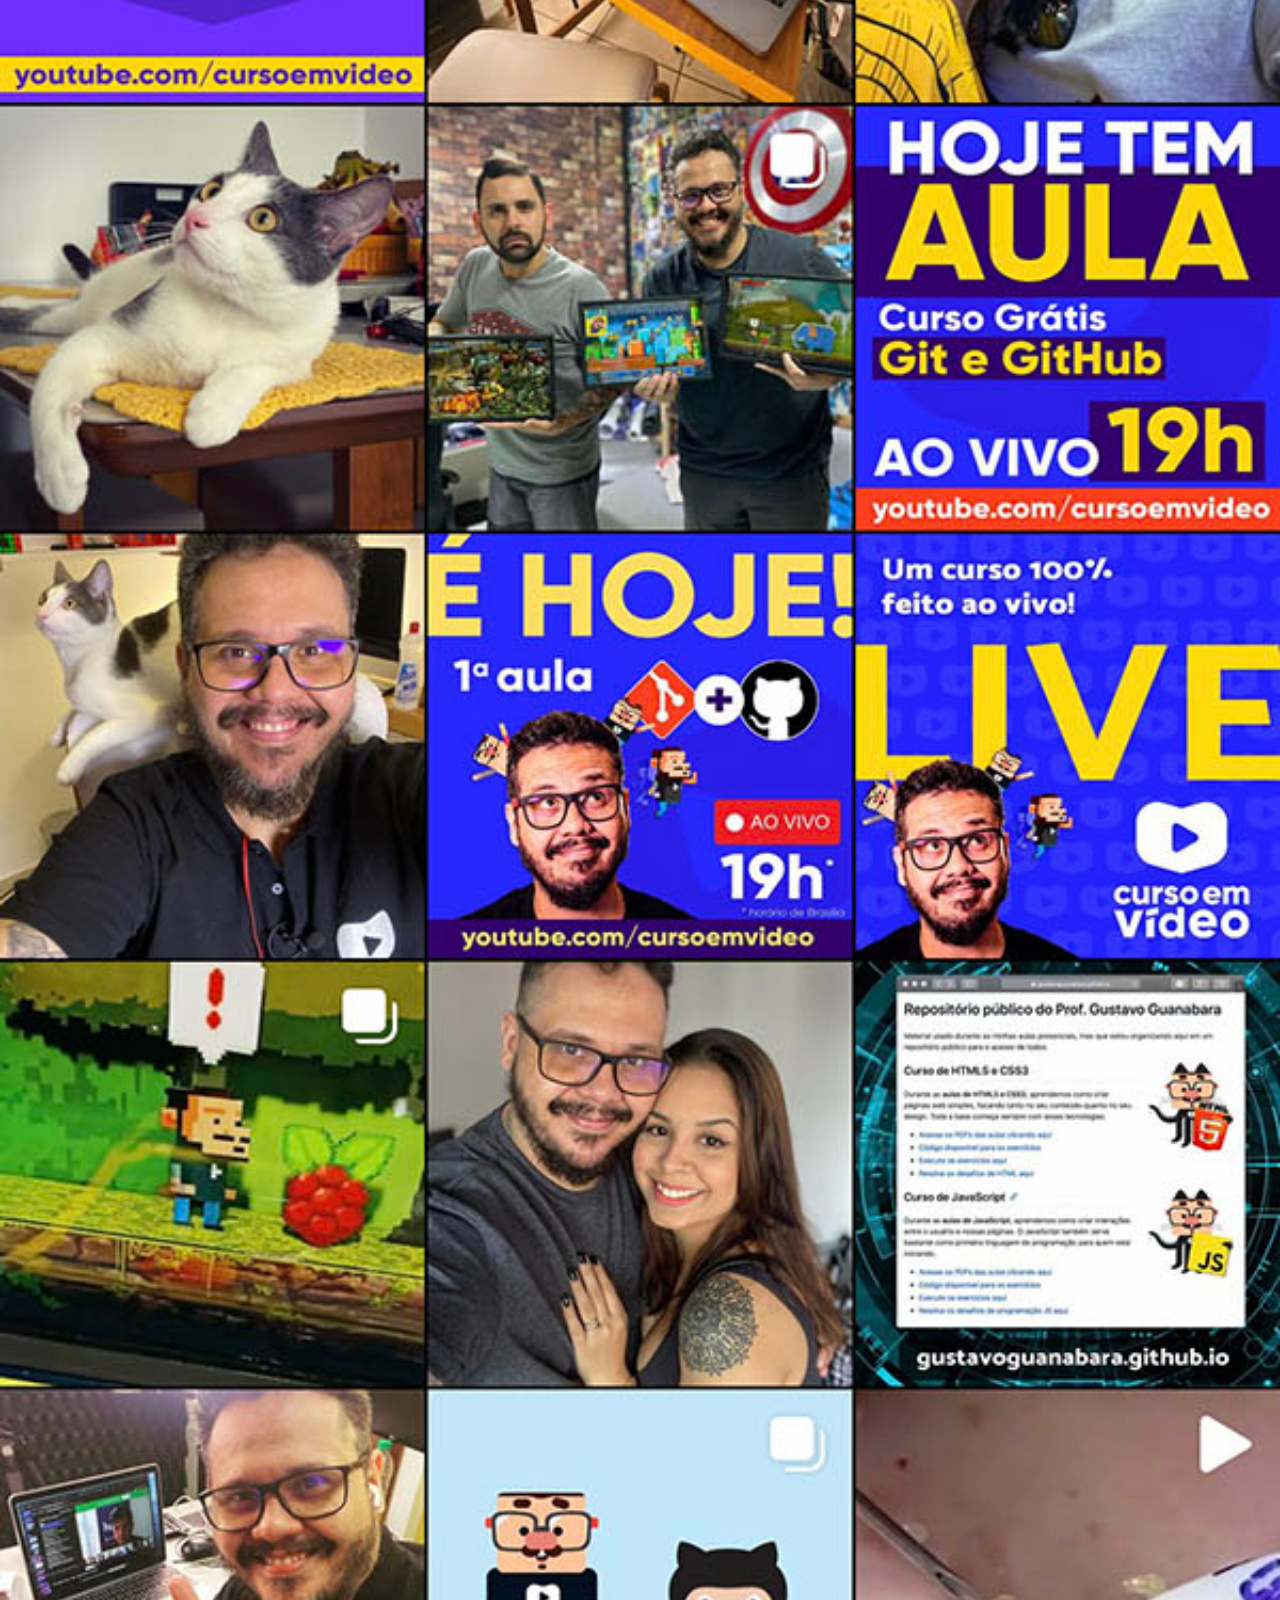
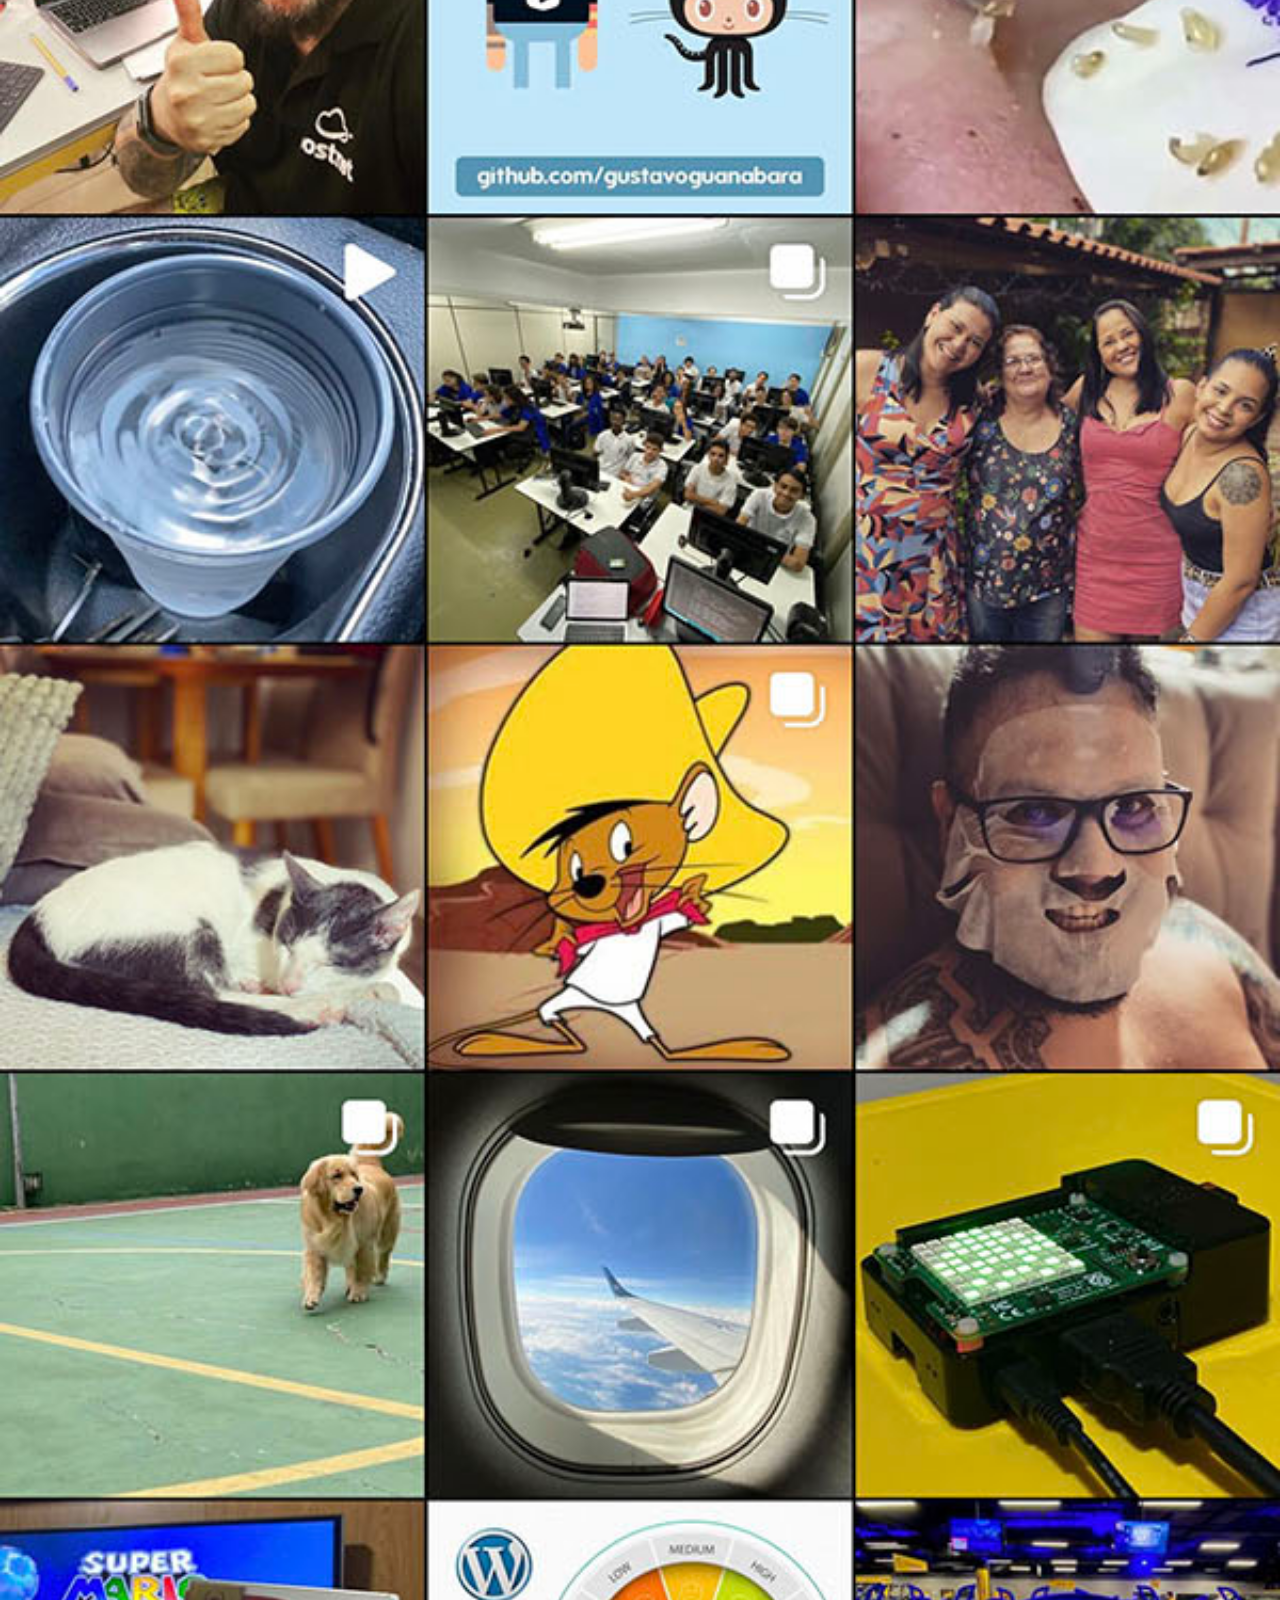
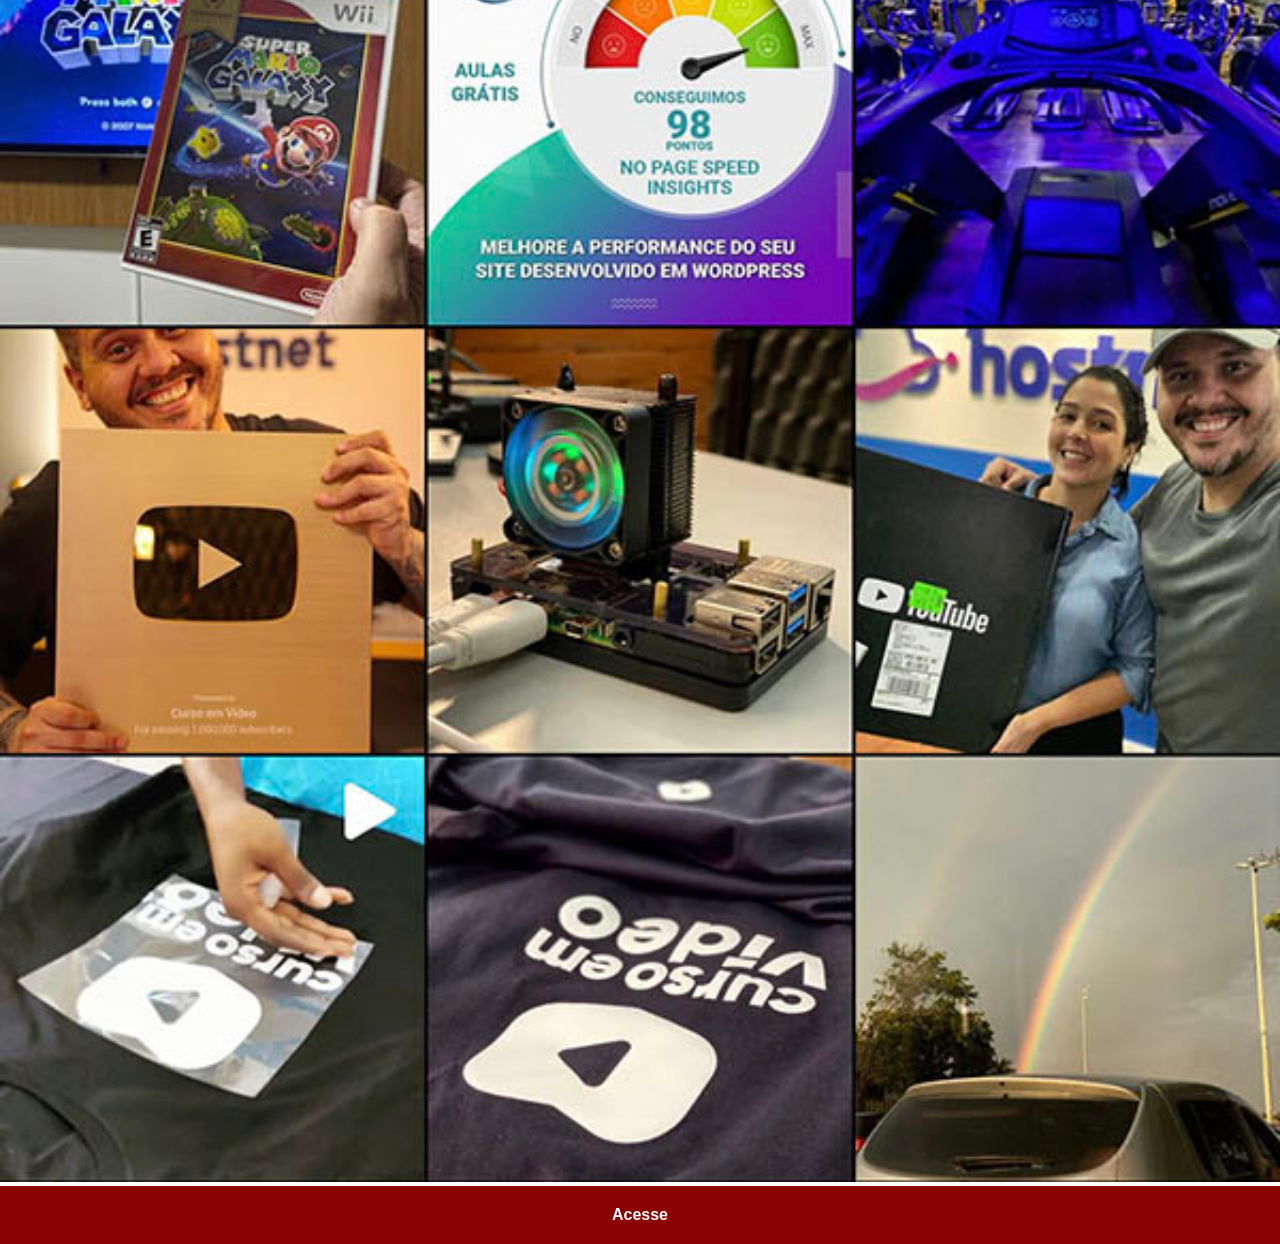
<file: instagram.html>
<!DOCTYPE html>
<html lang="pt-br">
<head>
    <meta charset="UTF-8">
    <meta name="viewport" content="width=device-width, initial-scale=1.0">
    <title>Instagram</title>
    <style>
        *{
            margin: 0;
            padding: 0;
            font-family: Arial, Helvetica, sans-serif;
        }

::-webkit-scrollbar{
    width: 0px;
    height: 0px;
}

        img{
            width: 100vw;

        }
        a{
            display: block;
            background-color: darkred;
            color: white;
            padding: 20px;
            text-align: center;
            font-weight: bold;
            text-decoration: none;
        }

        a:hover{
            background-color: red;
        }
    </style>
</head>
<body>
    <img src="imagens/tela-instagram.jpg" alt="">
    <a href="https://www.instagram.com" target="_blank">Acesse</a>
</body>
</html>
</file>
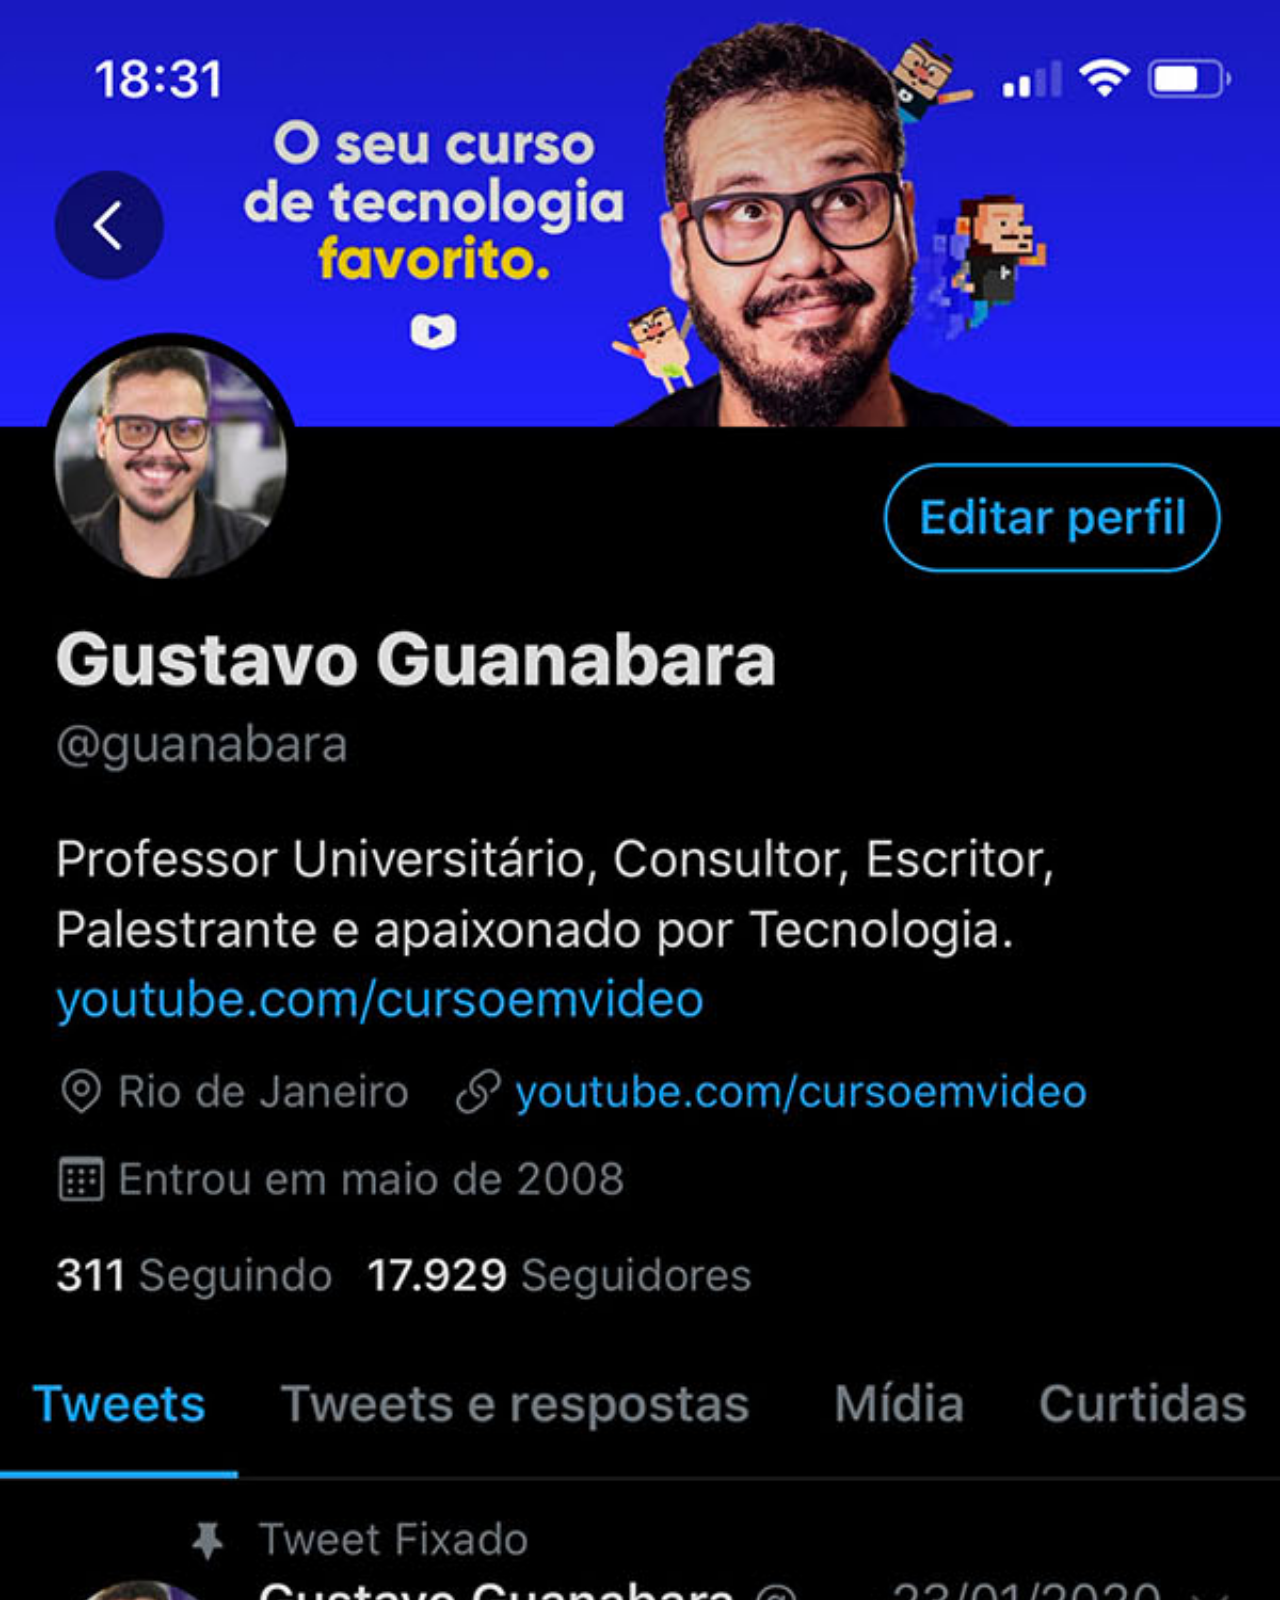
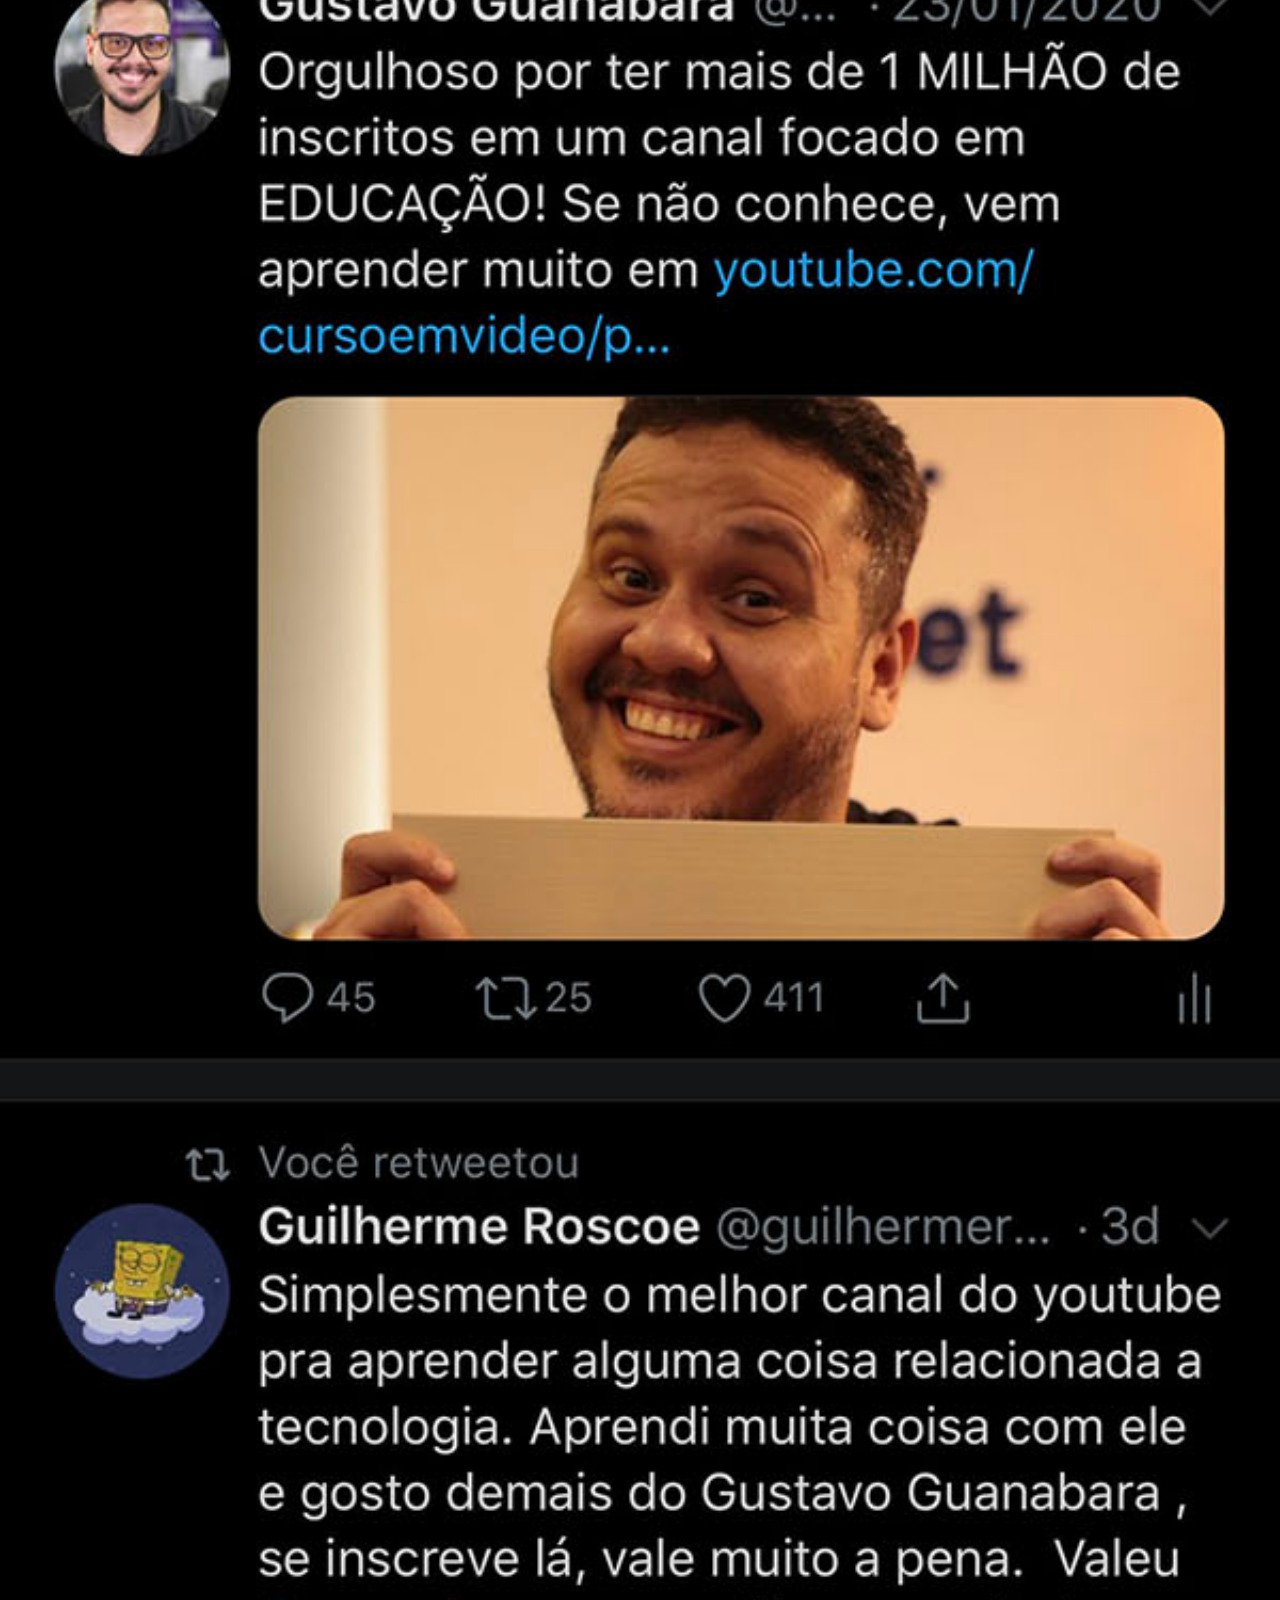
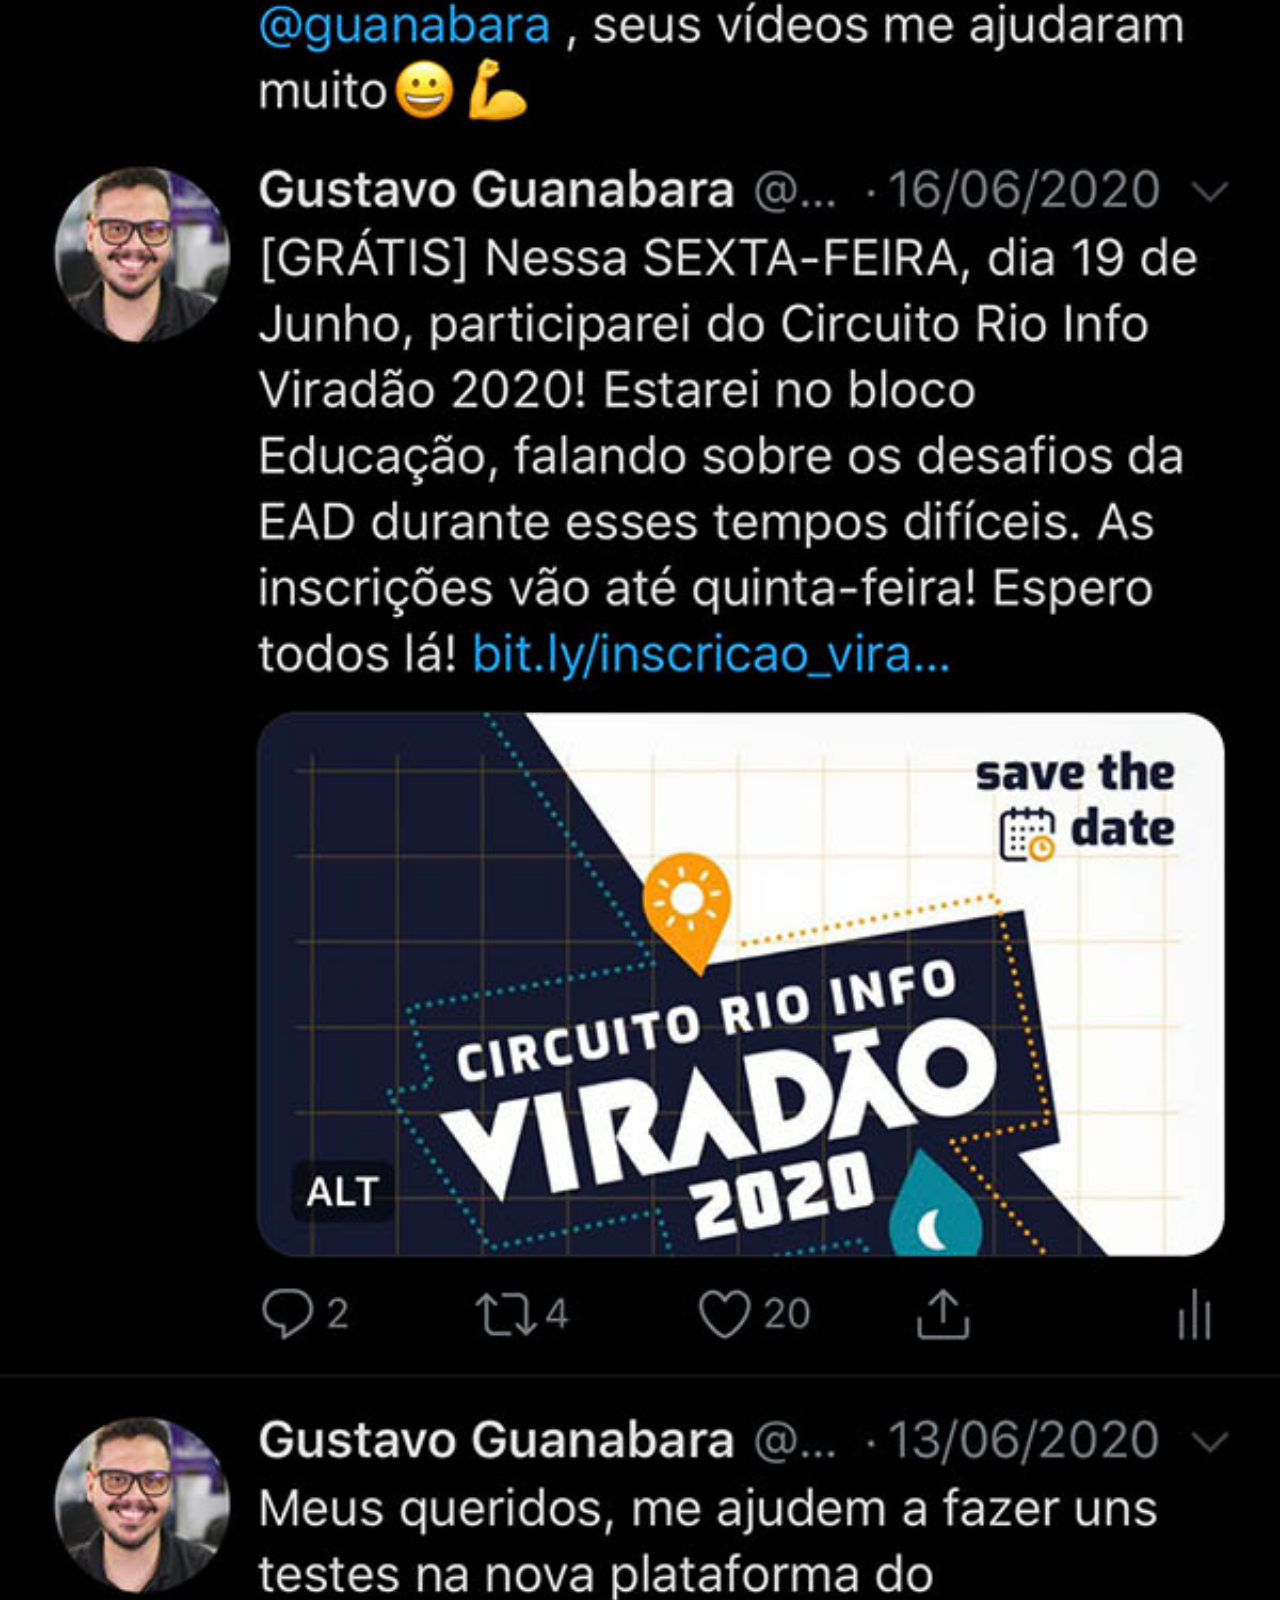
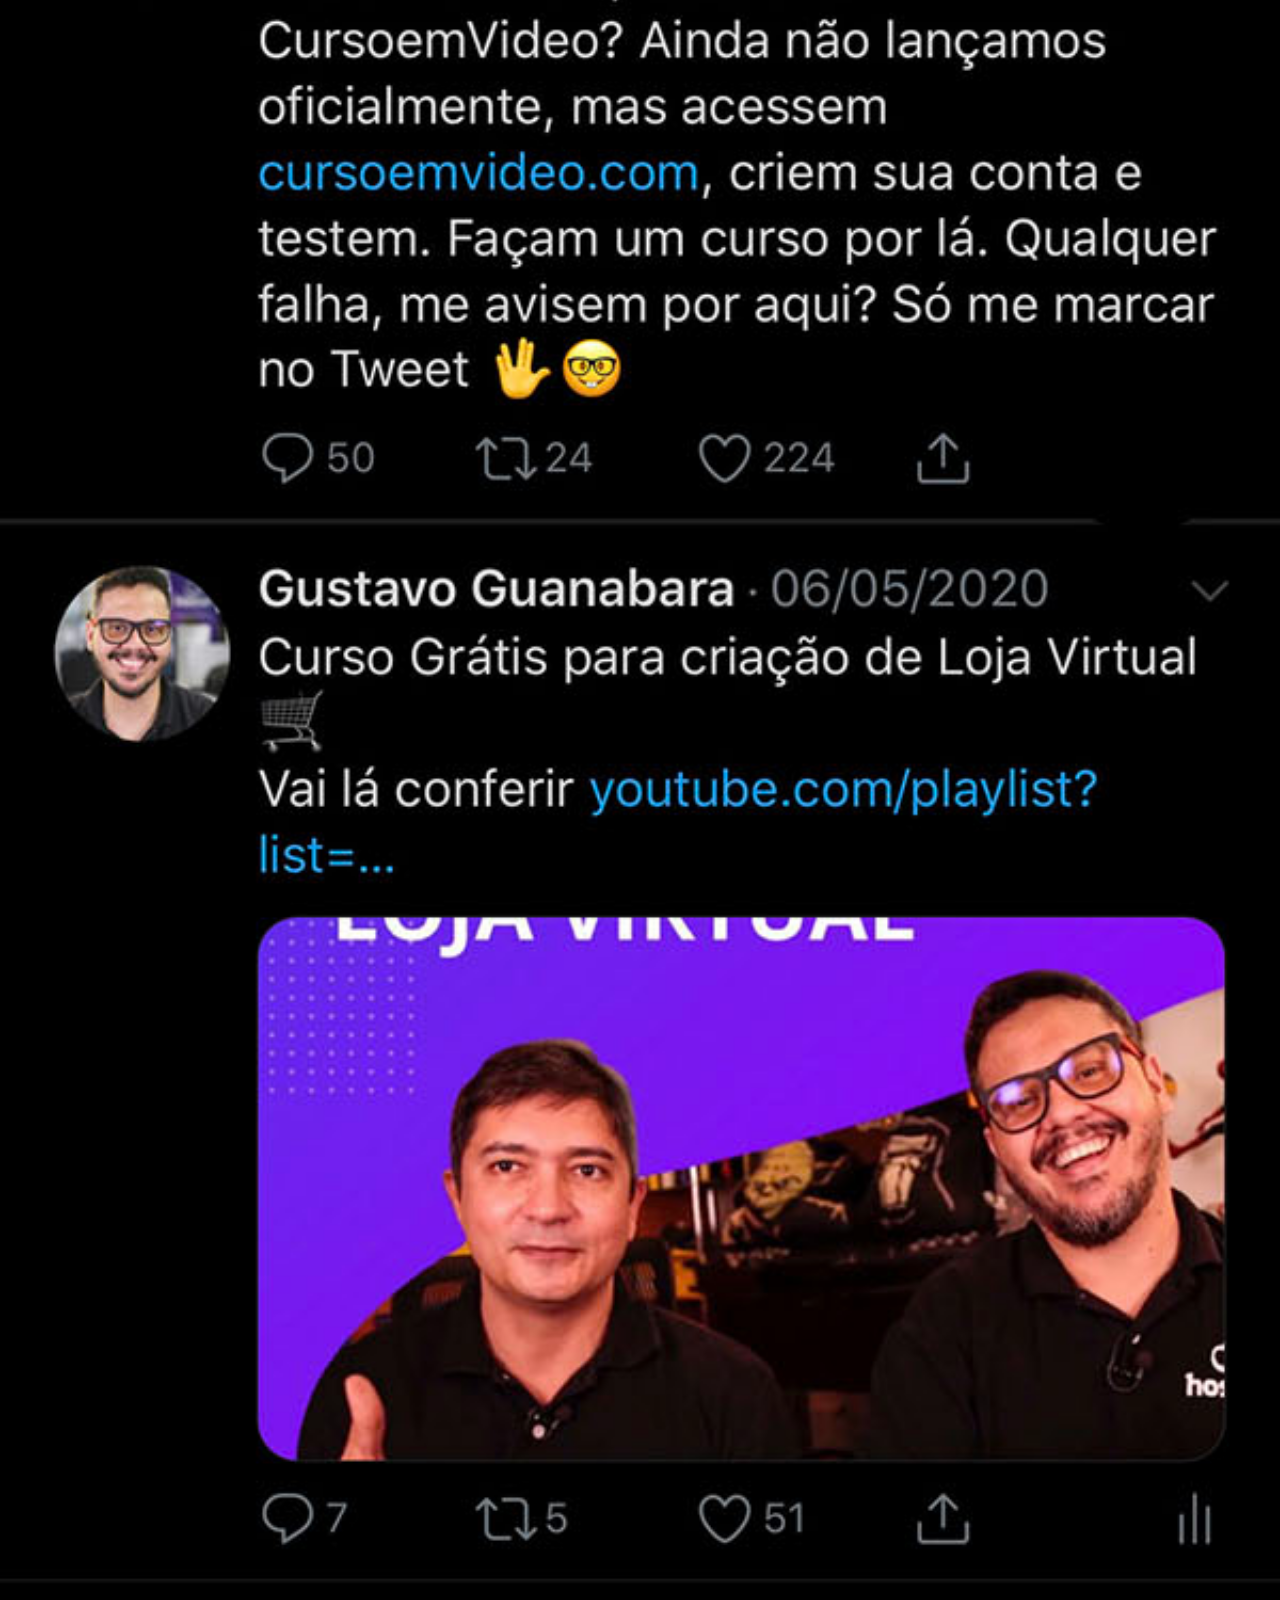
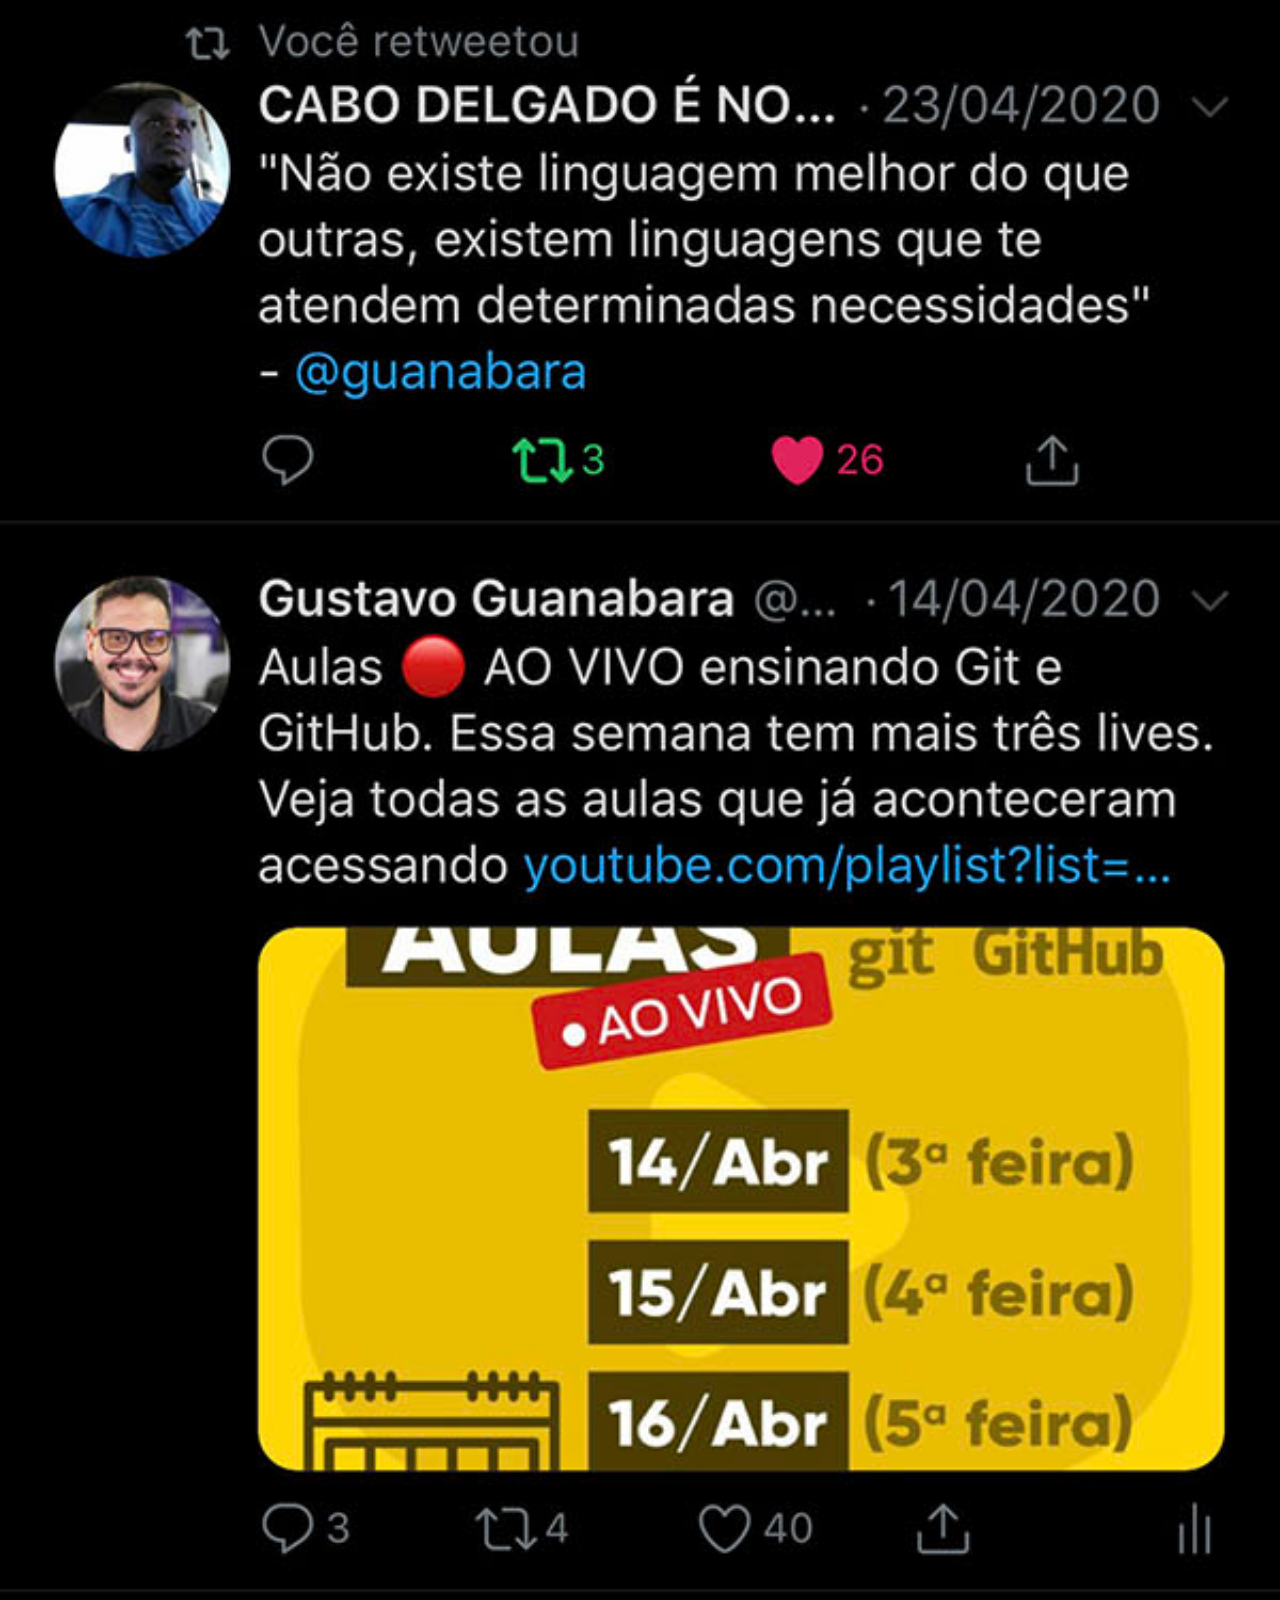
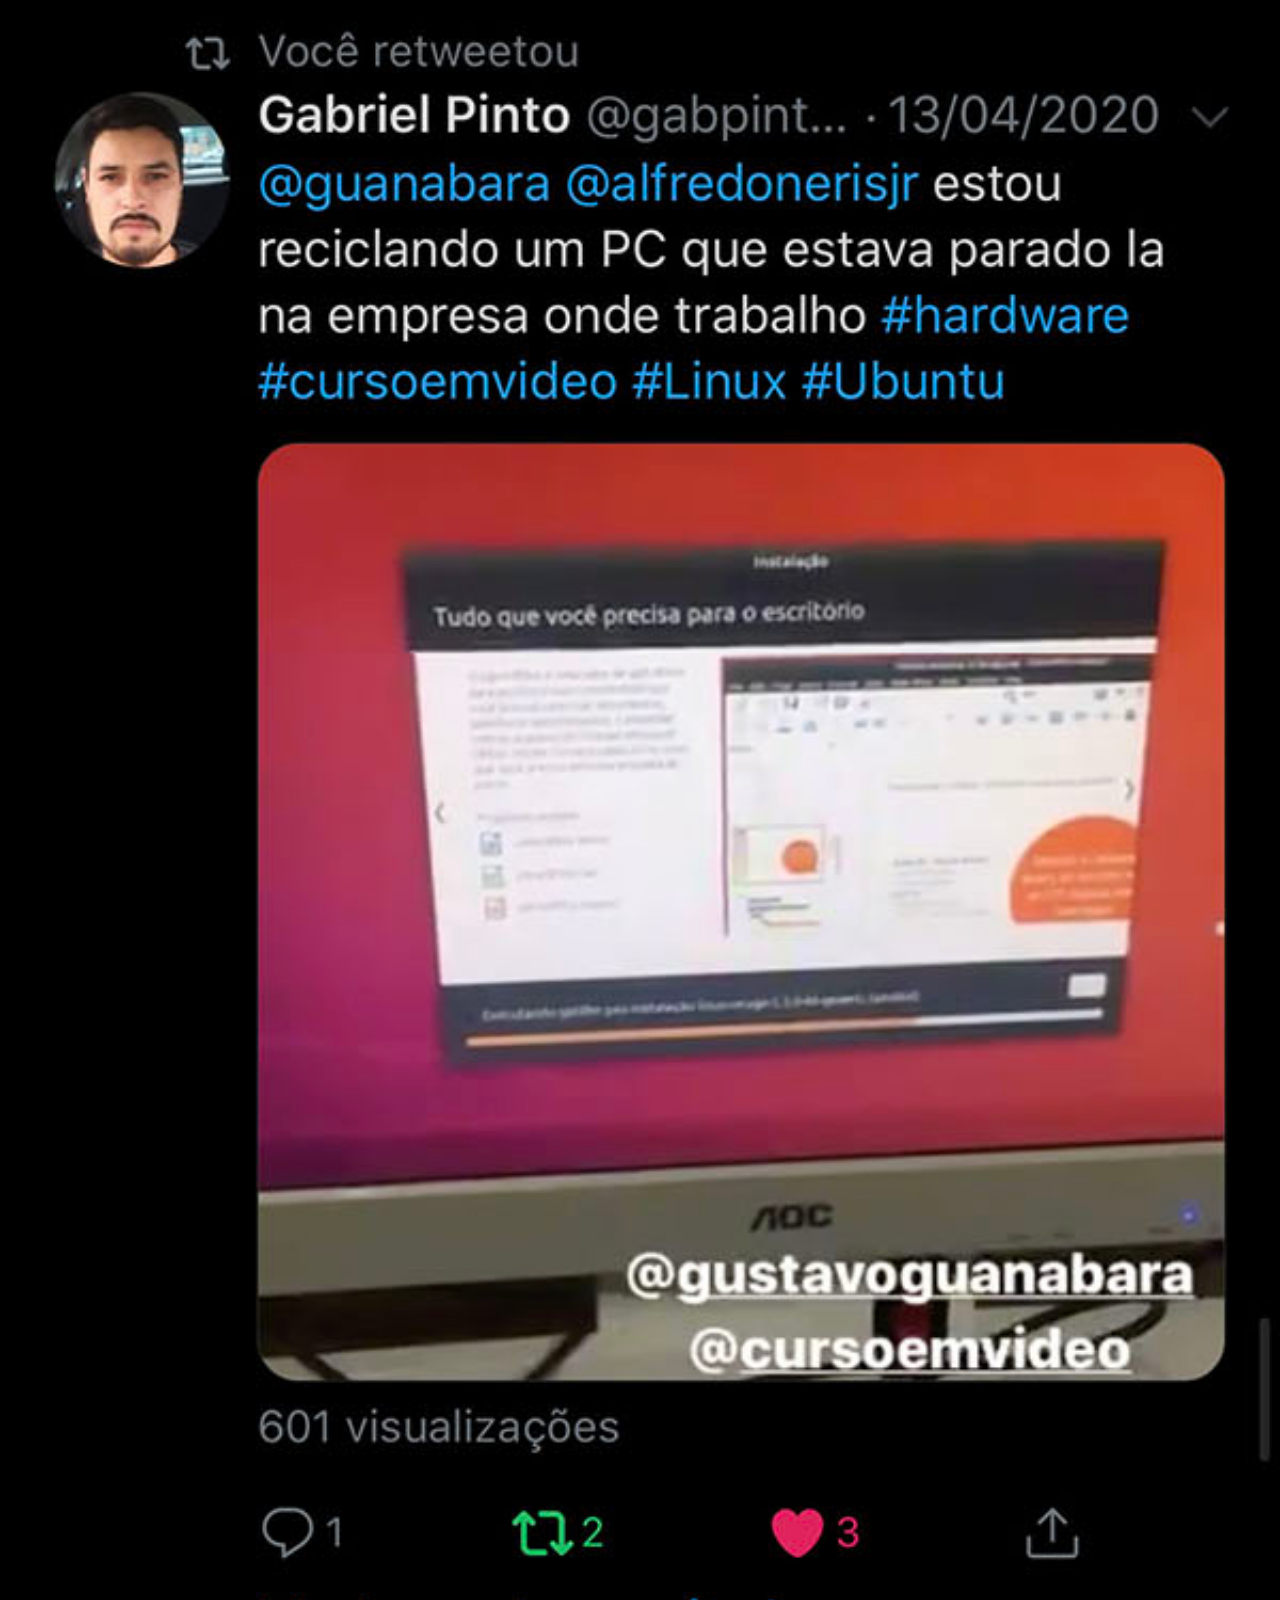
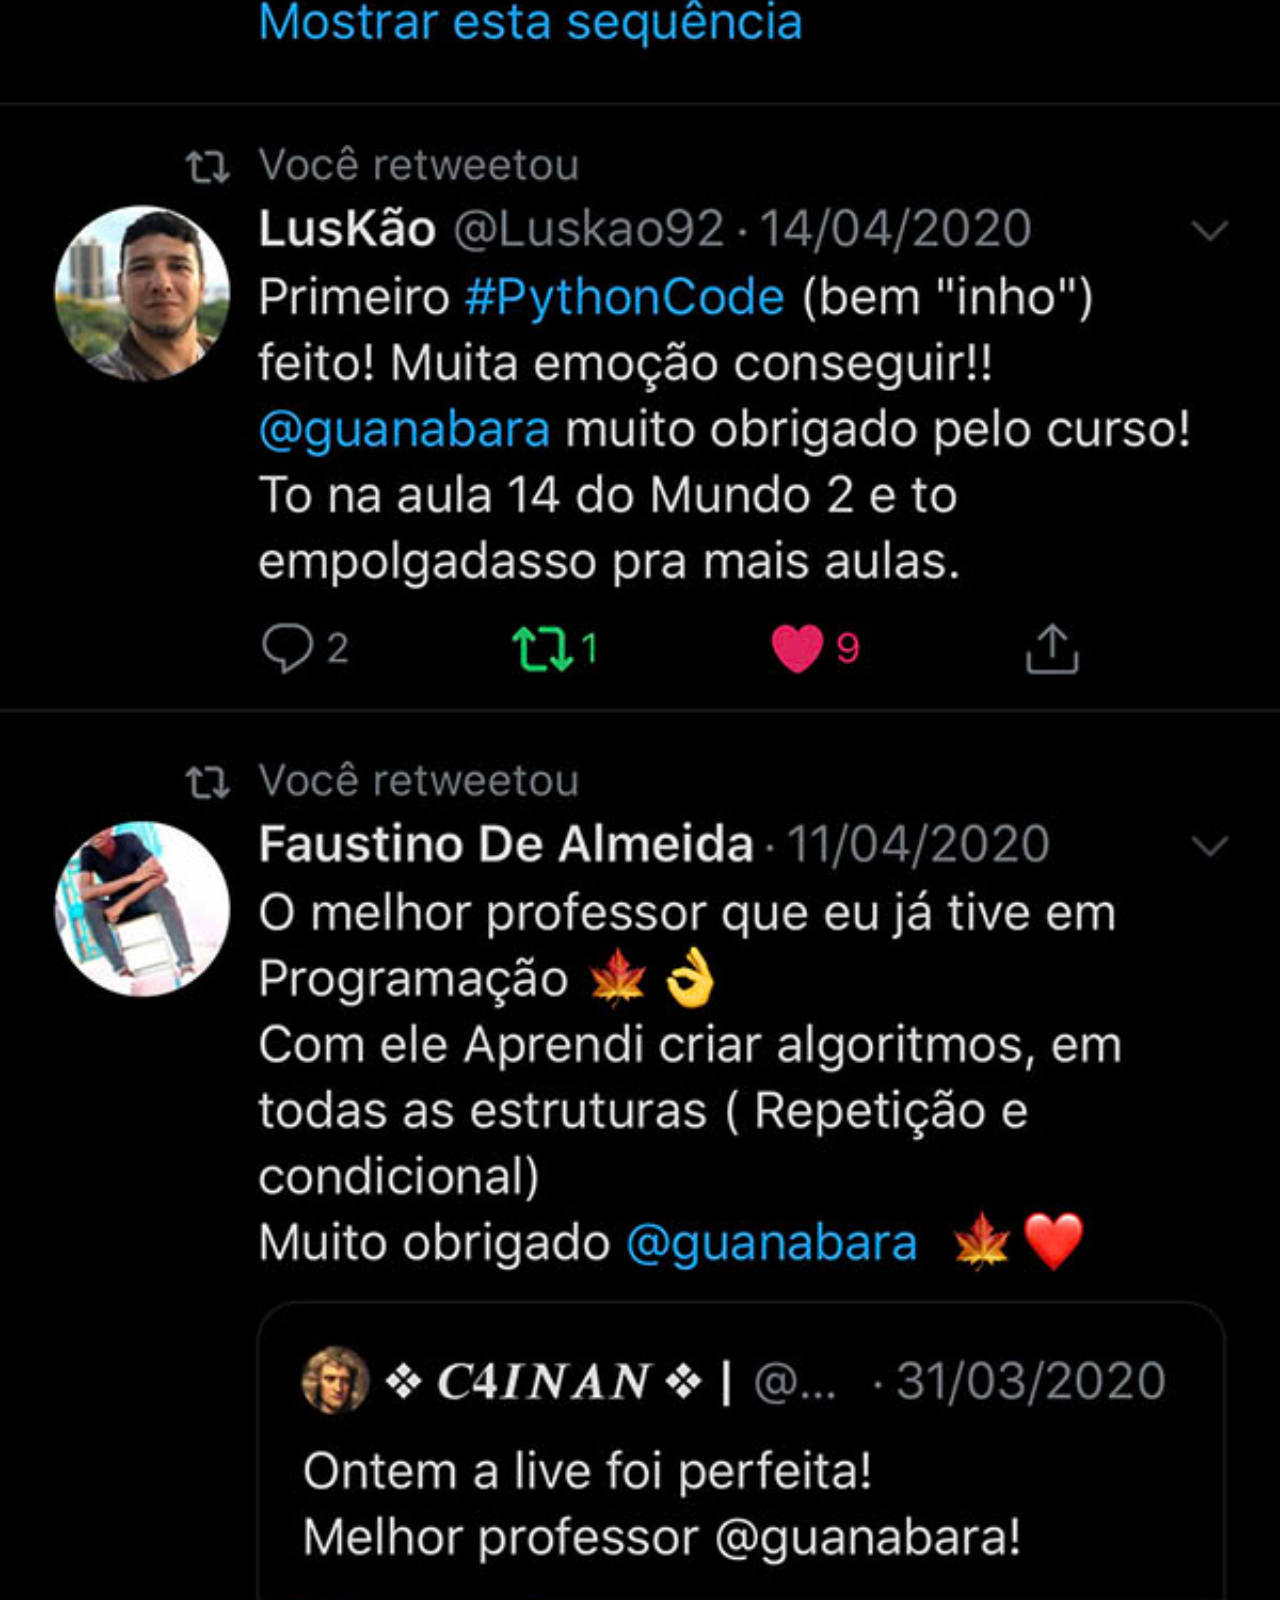
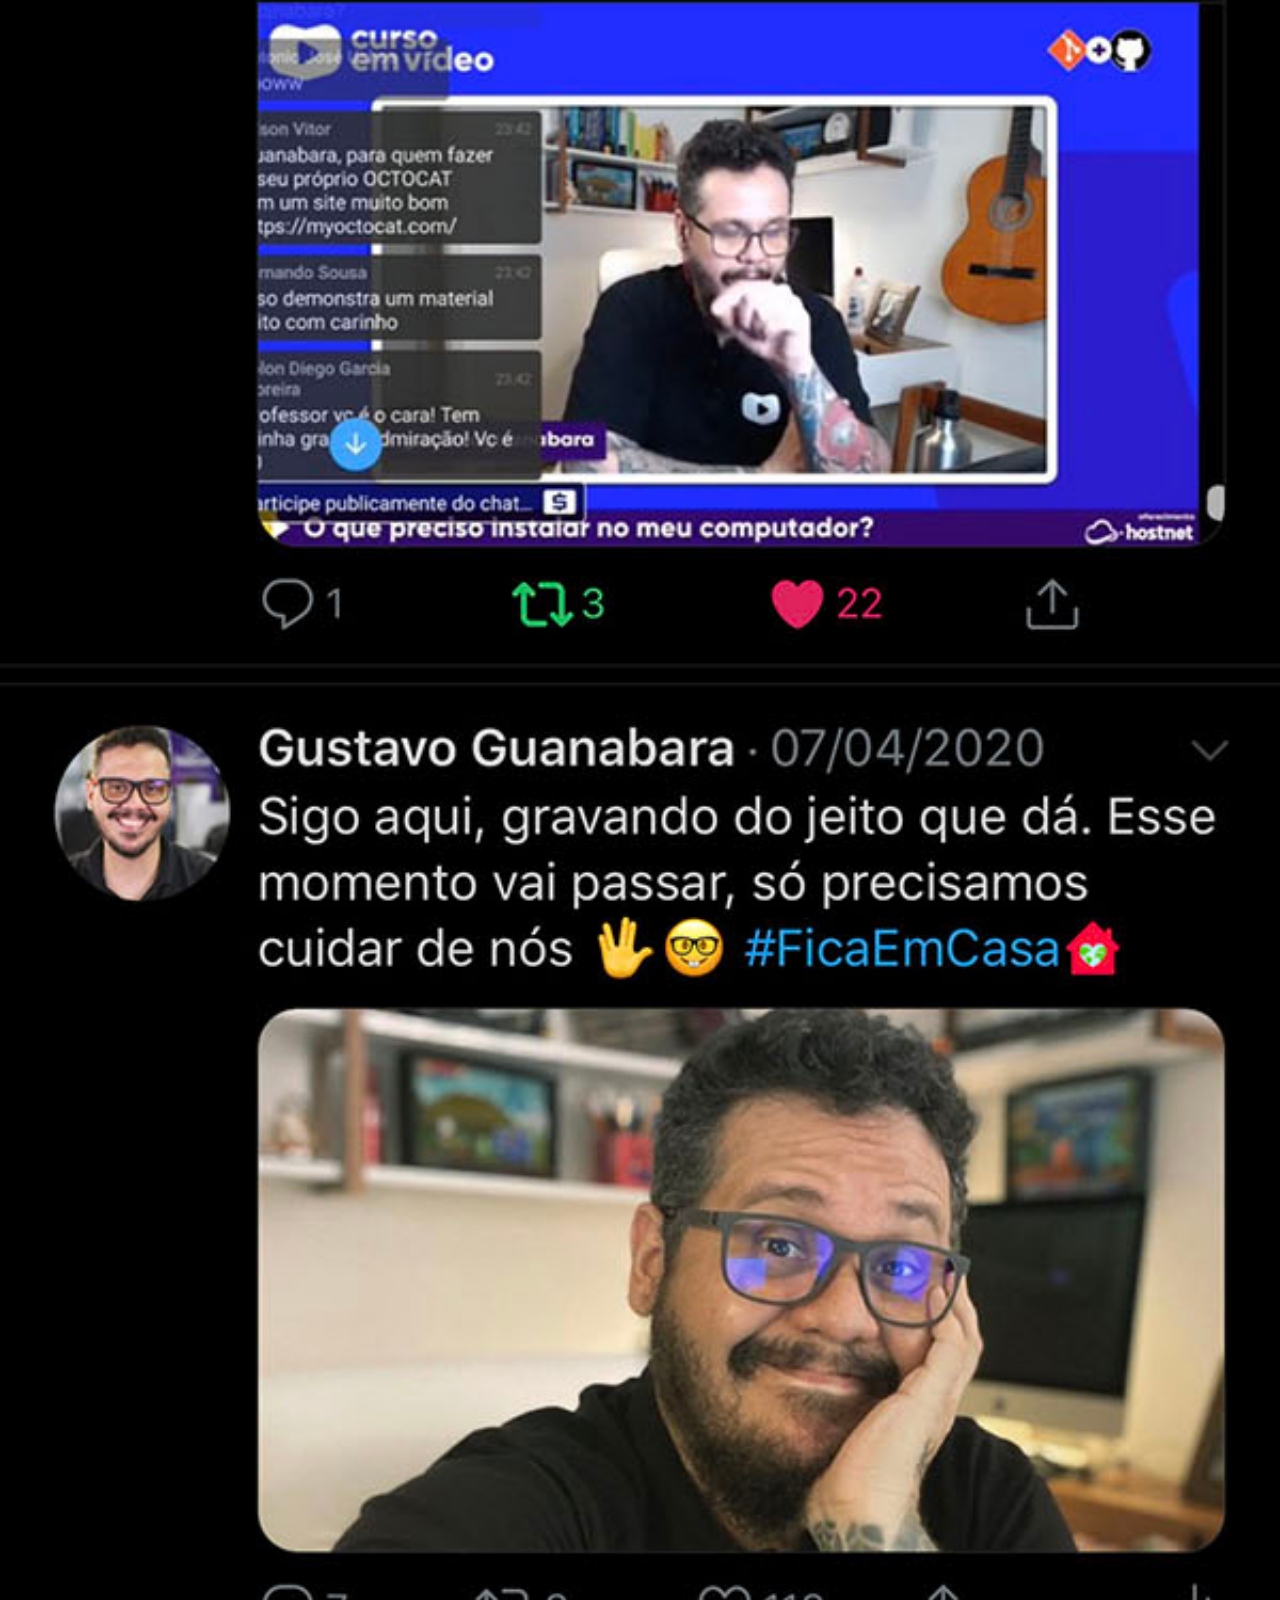
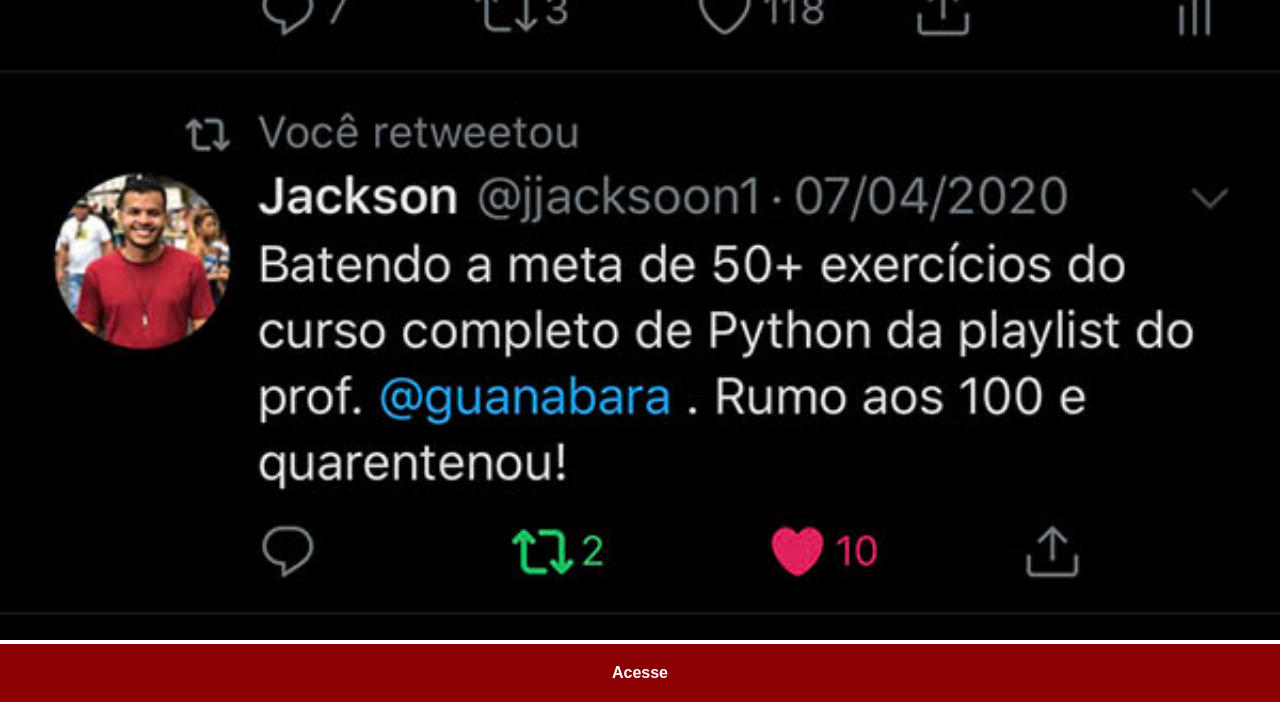
<file: x.html>
<!DOCTYPE html>
<html lang="pt-br">
<head>
    <meta charset="UTF-8">
    <meta name="viewport" content="width=device-width, initial-scale=1.0">
    <title>Twitter</title>
    <style>
        *{
            margin: 0;
            padding: 0;
            font-family: Arial, Helvetica, sans-serif;
        }

::-webkit-scrollbar{
    width: 0px;
    height: 0px;
}

        img{
            width: 100vw;

        }
        a{
            display: block;
            background-color: darkred;
            color: white;
            padding: 20px;
            text-align: center;
            font-weight: bold;
            text-decoration: none;
        }

        a:hover{
            background-color: red;
        }
    </style>
</head>
<body>
    <img src="imagens/tela-twitter.jpg" alt="">
    <a href="https://www.twitter.com" target="_blank">Acesse</a>
</body>
</html>
</file>
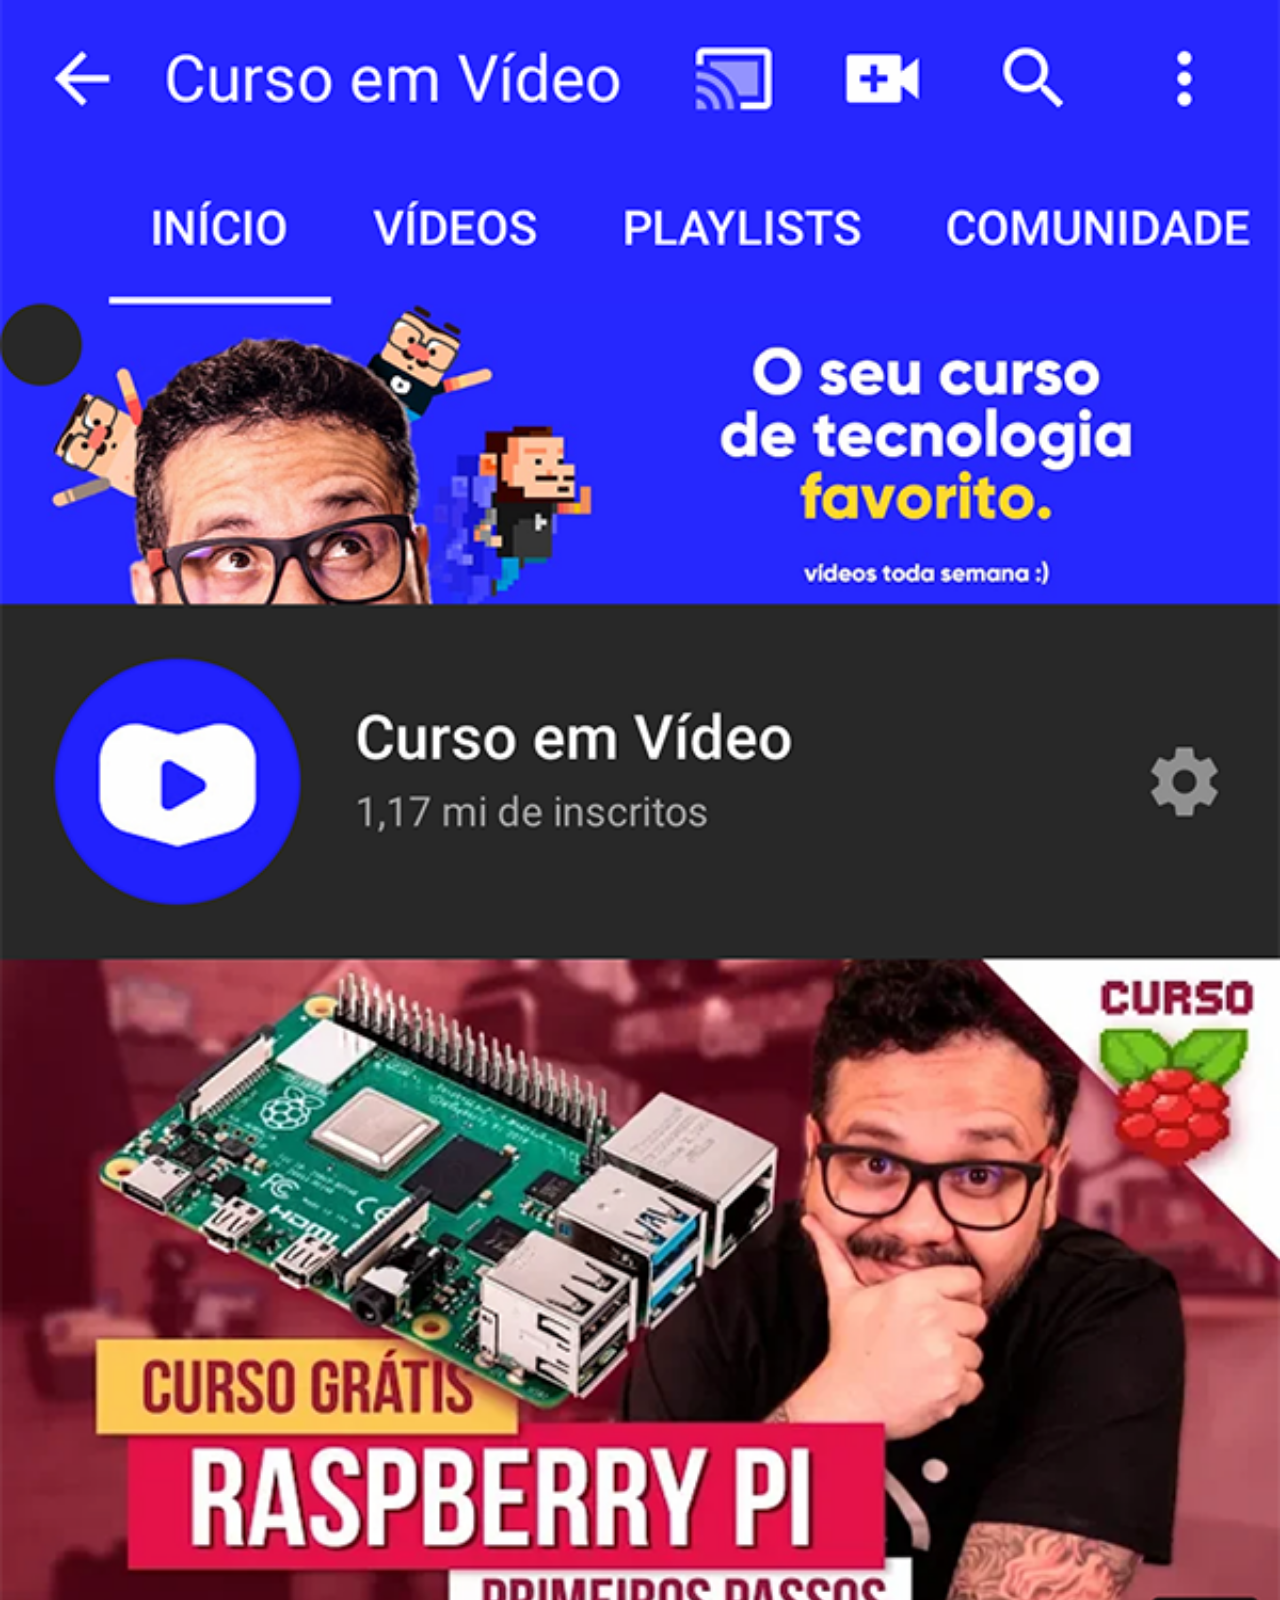
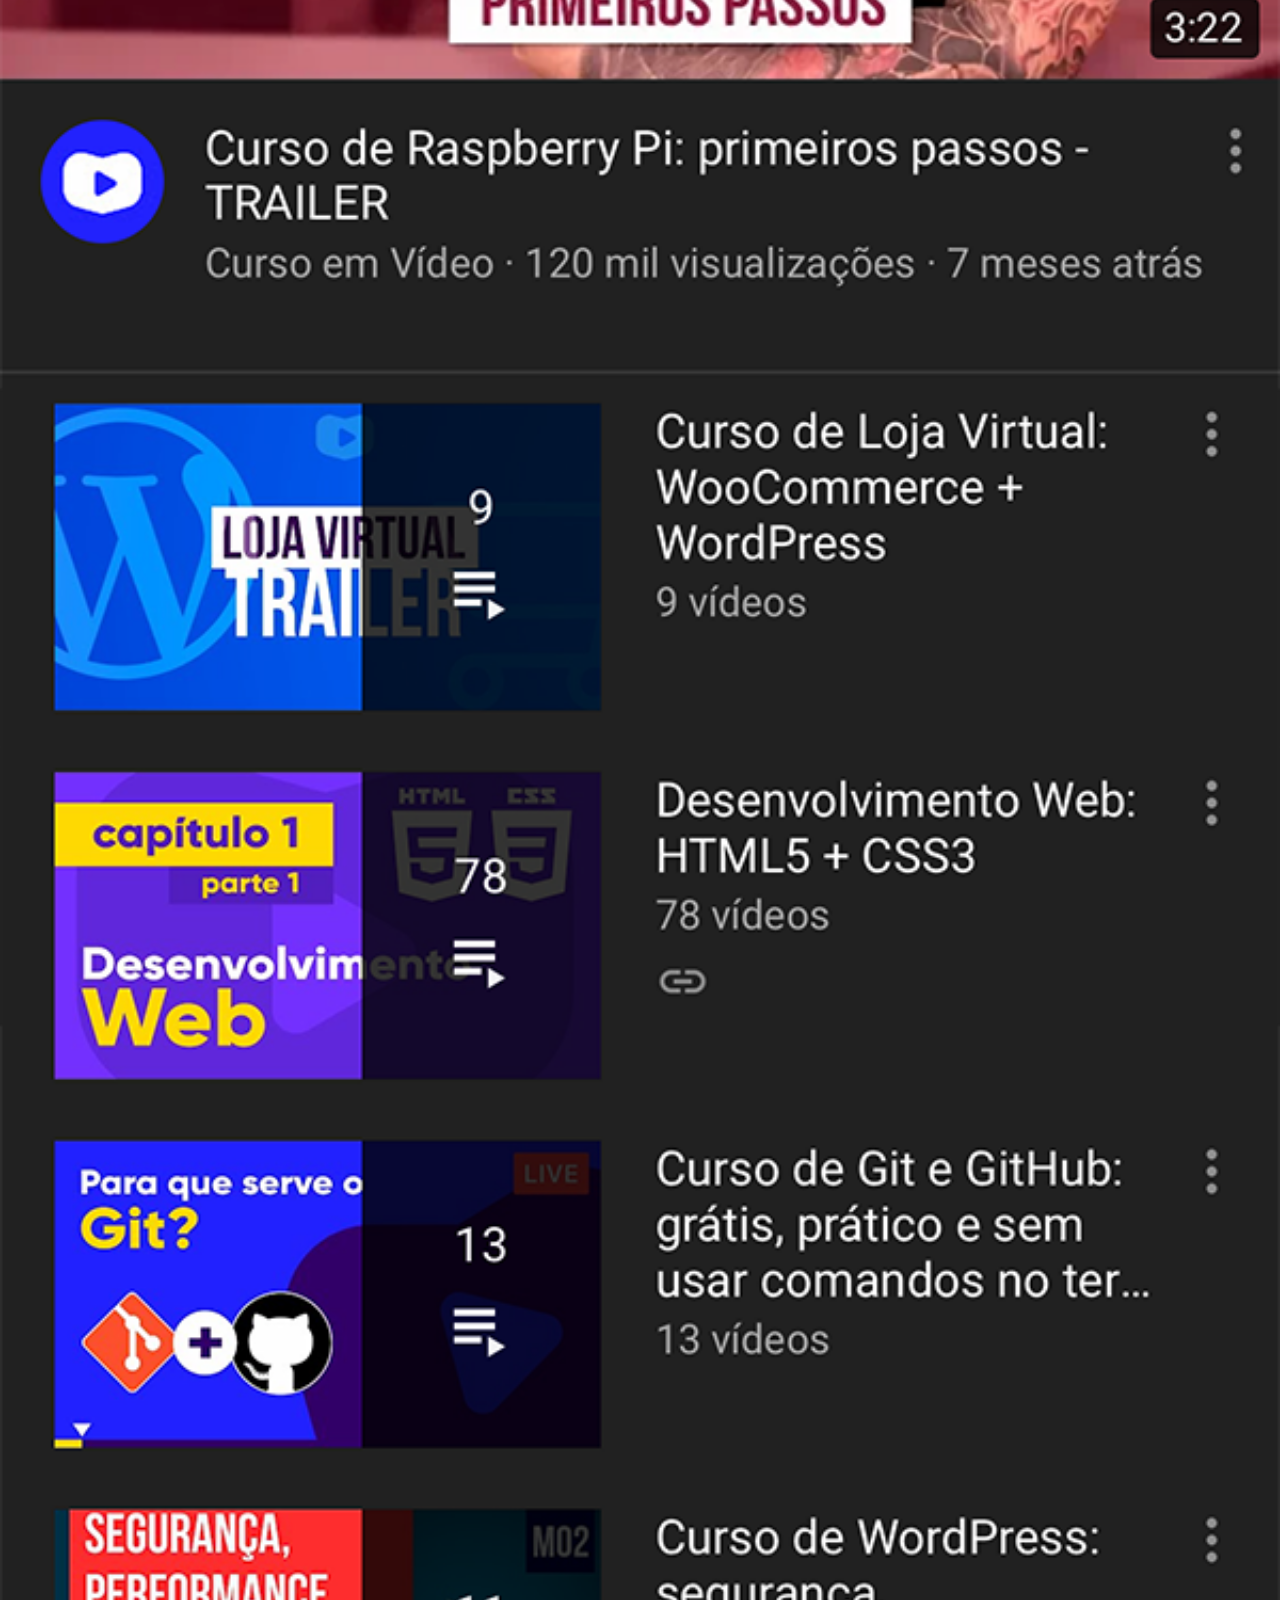
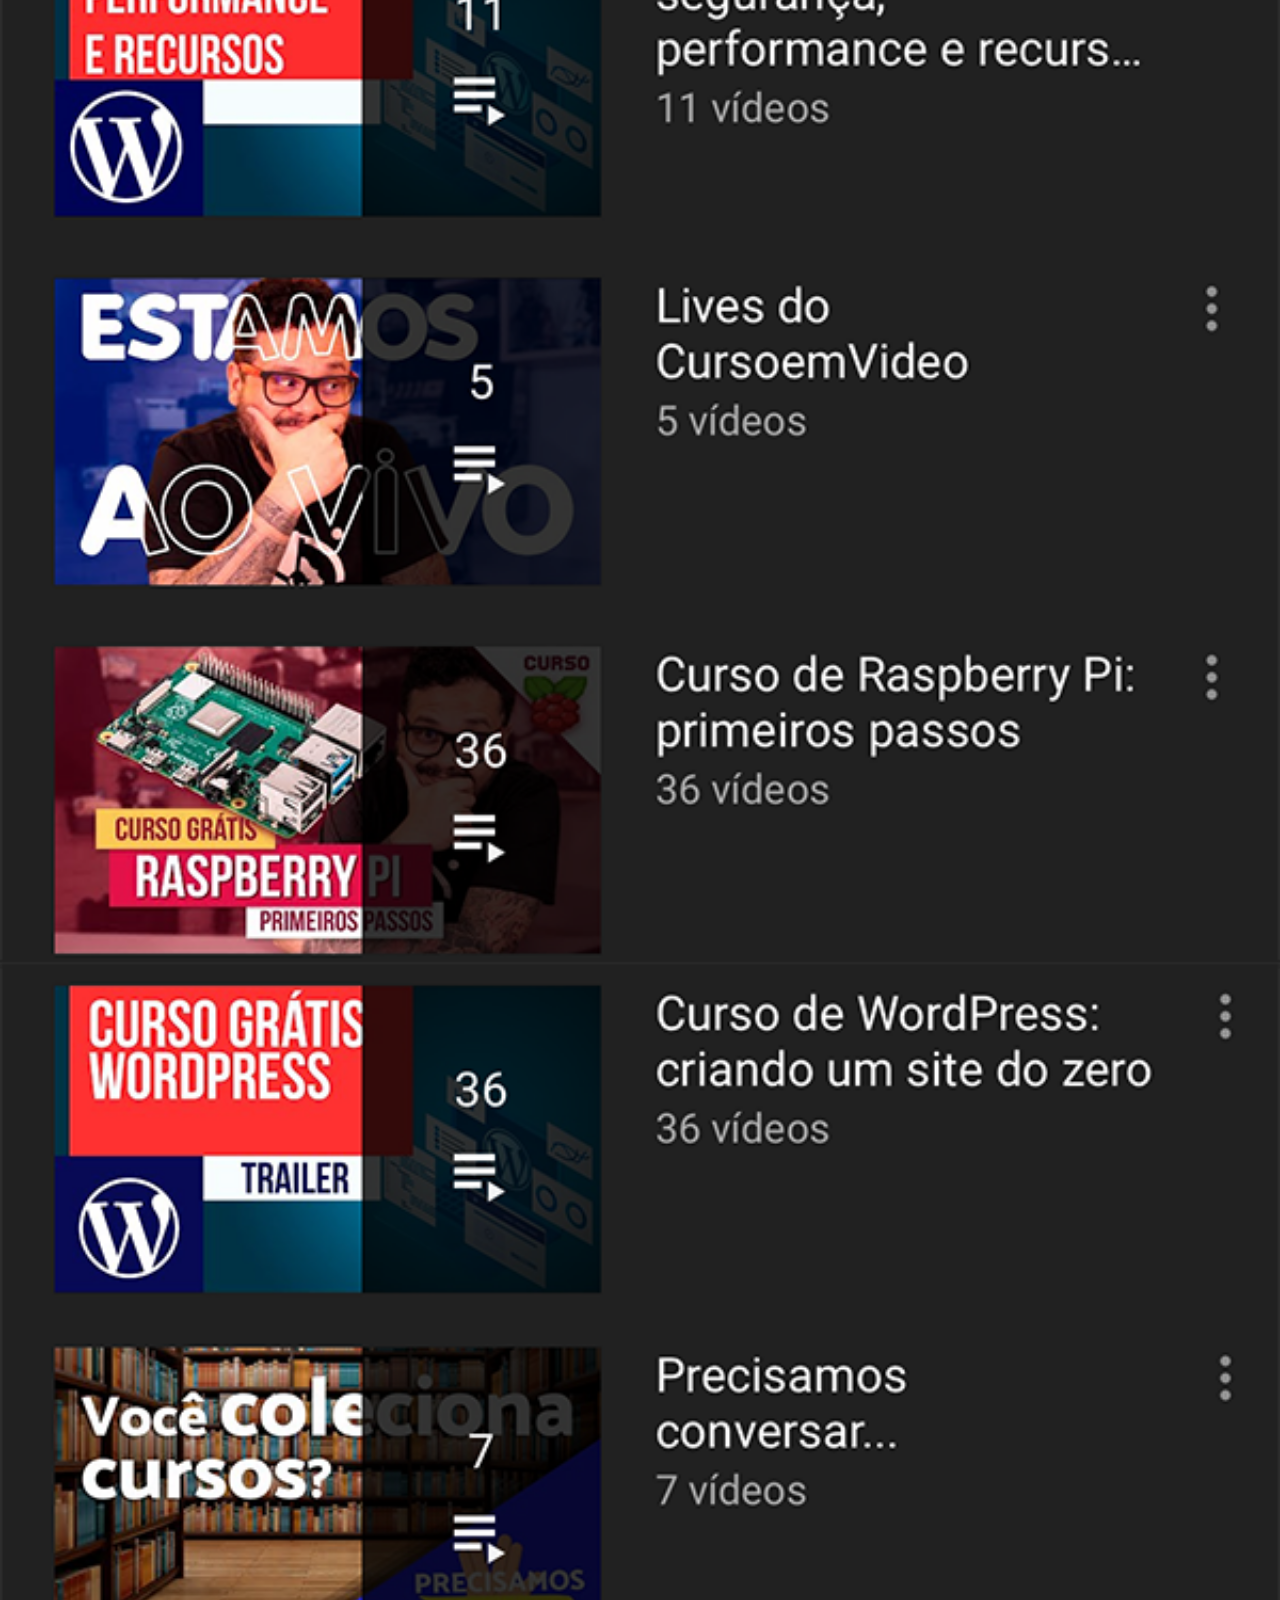
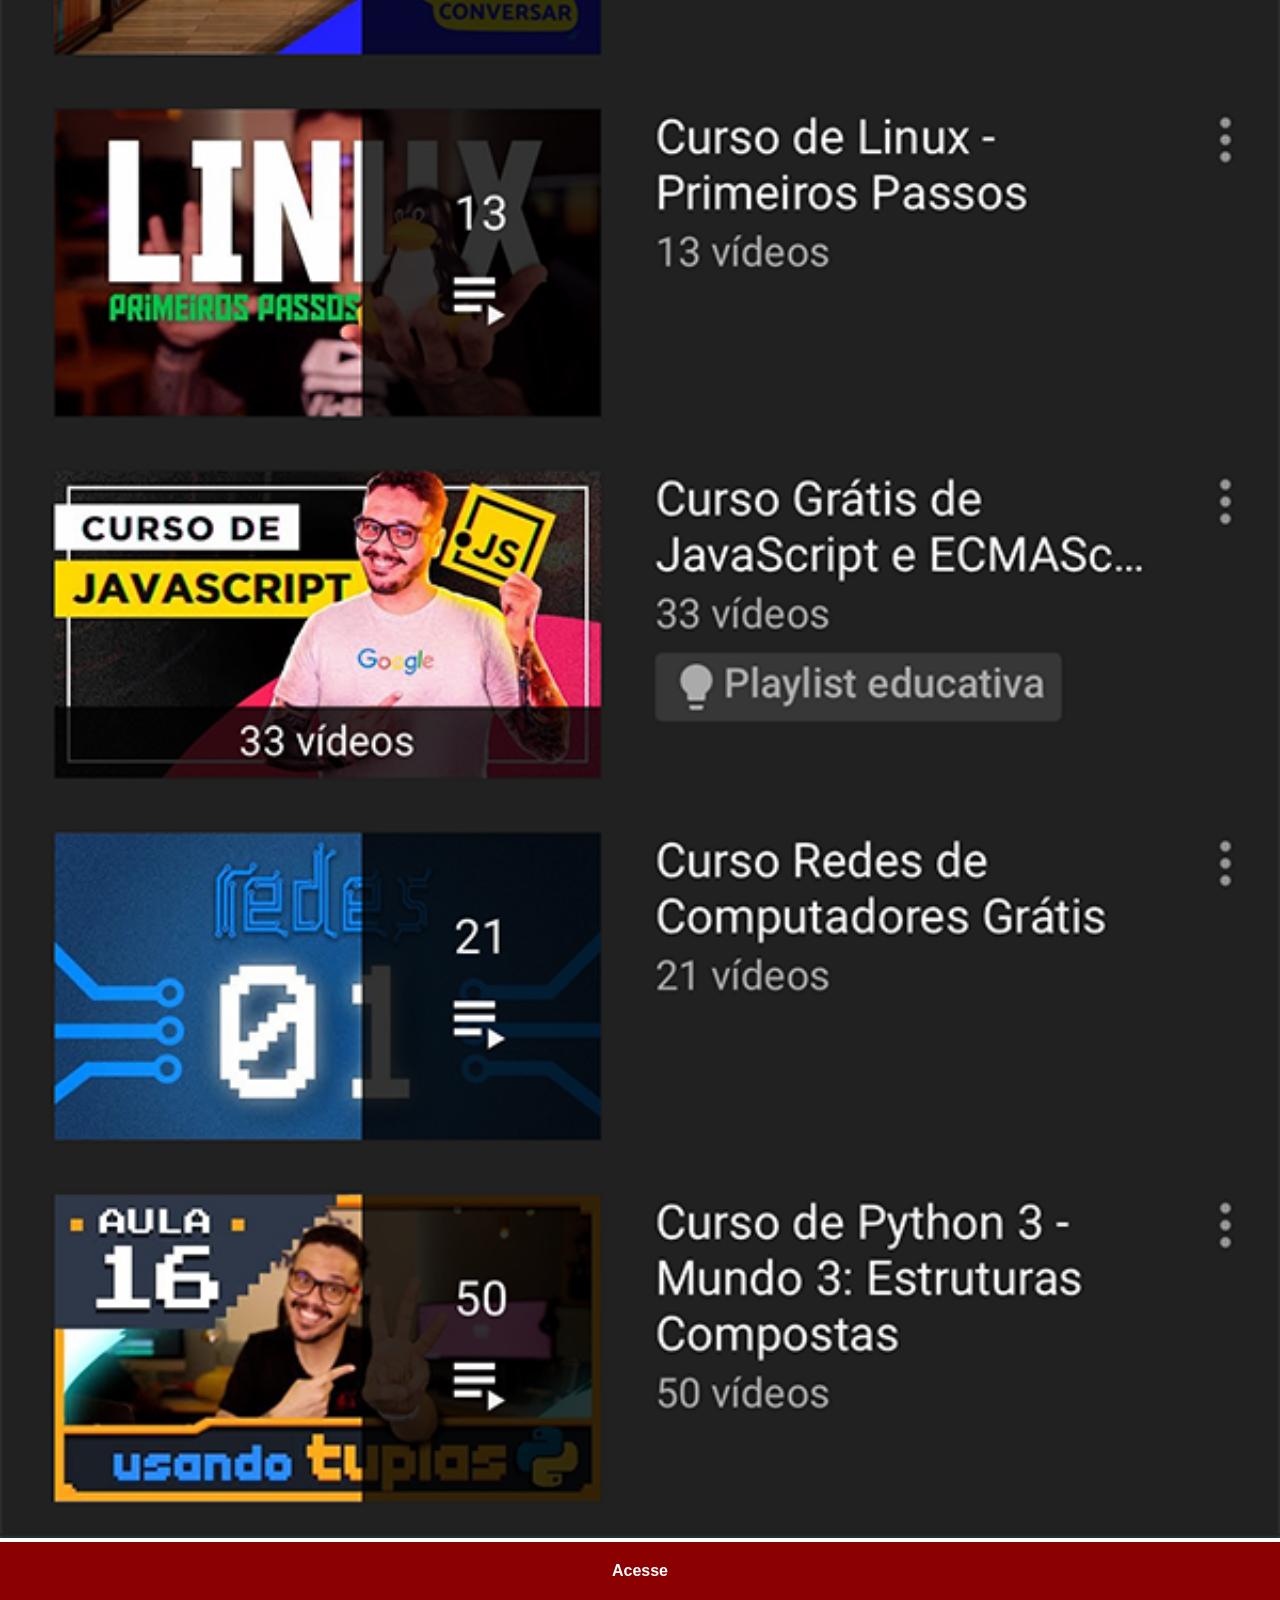
<file: youtube.html>
<!DOCTYPE html>
<html lang="pt-br">
<head>
    <meta charset="UTF-8">
    <meta name="viewport" content="width=device-width, initial-scale=1.0">
    <title>YouTube</title>
    <style>
        *{
            margin: 0;
            padding: 0;
            font-family: Arial, Helvetica, sans-serif;
        }

::-webkit-scrollbar{
    width: 0px;
    height: 0px;
}

        img{
            width: 100vw;

        }
        a{
            display: block;
            background-color: darkred;
            color: white;
            padding: 20px;
            text-align: center;
            font-weight: bold;
            text-decoration: none;
        }

        a:hover{
            background-color: red;
        }
    </style>
</head>
<body>
    <img src="imagens/tela-youtube.png" alt="">
    <a href="https://www.youtube.com/@cursoemvideo/playlists" target="_blank">Acesse</a>
</body>
</html>
</file>
<file: estilos/style.css>
@charset 'utf-8';

*{
    margin: 0;
    padding: 0;
    font-family: Arial, Helvetica, sans-serif;
}

html , body{
    height: 100vh;
    width: 100vw;
}

body{
    background: url(../imagens/fundo-madeira.jpg) no-repeat top center ;
    background-size: cover;
}

main{
    height: 100vh;
    position: relative;
}


section#telefone{
    height: 630px;
    width: 311px;
    background: url(../imagens/frame-iphone.png) no-repeat ;
    position: absolute;
    top: 50%;
    left: 50%;
    transform: translate(-50%, -50%);
}

iframe#tela{
    height: 471px;
    width: 267px;
    position: relative;
    top: 80px;
    left: 22px;
}

section#redes-sociais{
    text-align: right;
}
section#redes-sociais img{
    width: 50px;
    margin: 10px;
    border-radius: 50%;
    box-shadow: 2px 2px 5px rgba(0, 0, 0, 0.514);
    box-sizing: border-box;

}

section#redes-sociais img:hover{
    border: 2px solid rgba(255, 255, 255, 0.658);
    transform: scale(1.2);
    transition: 0.3s;
}
</file>
